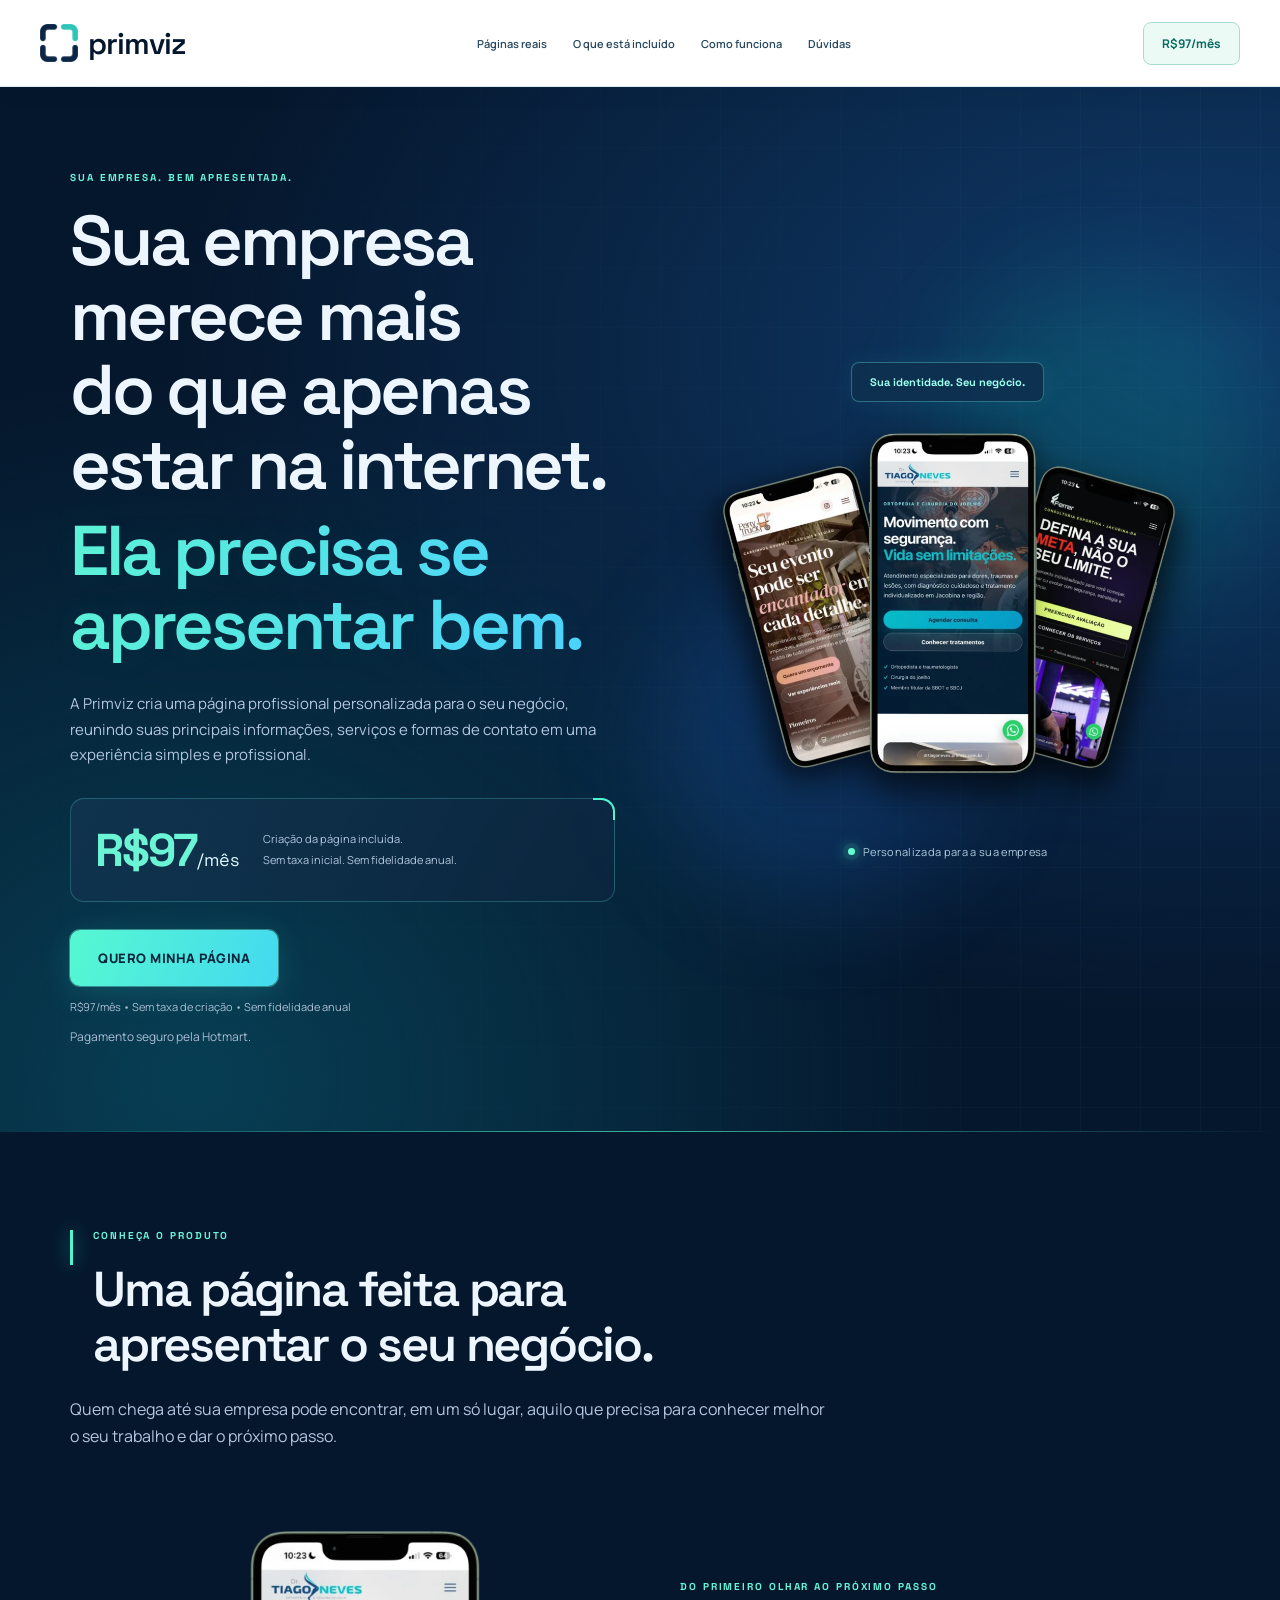
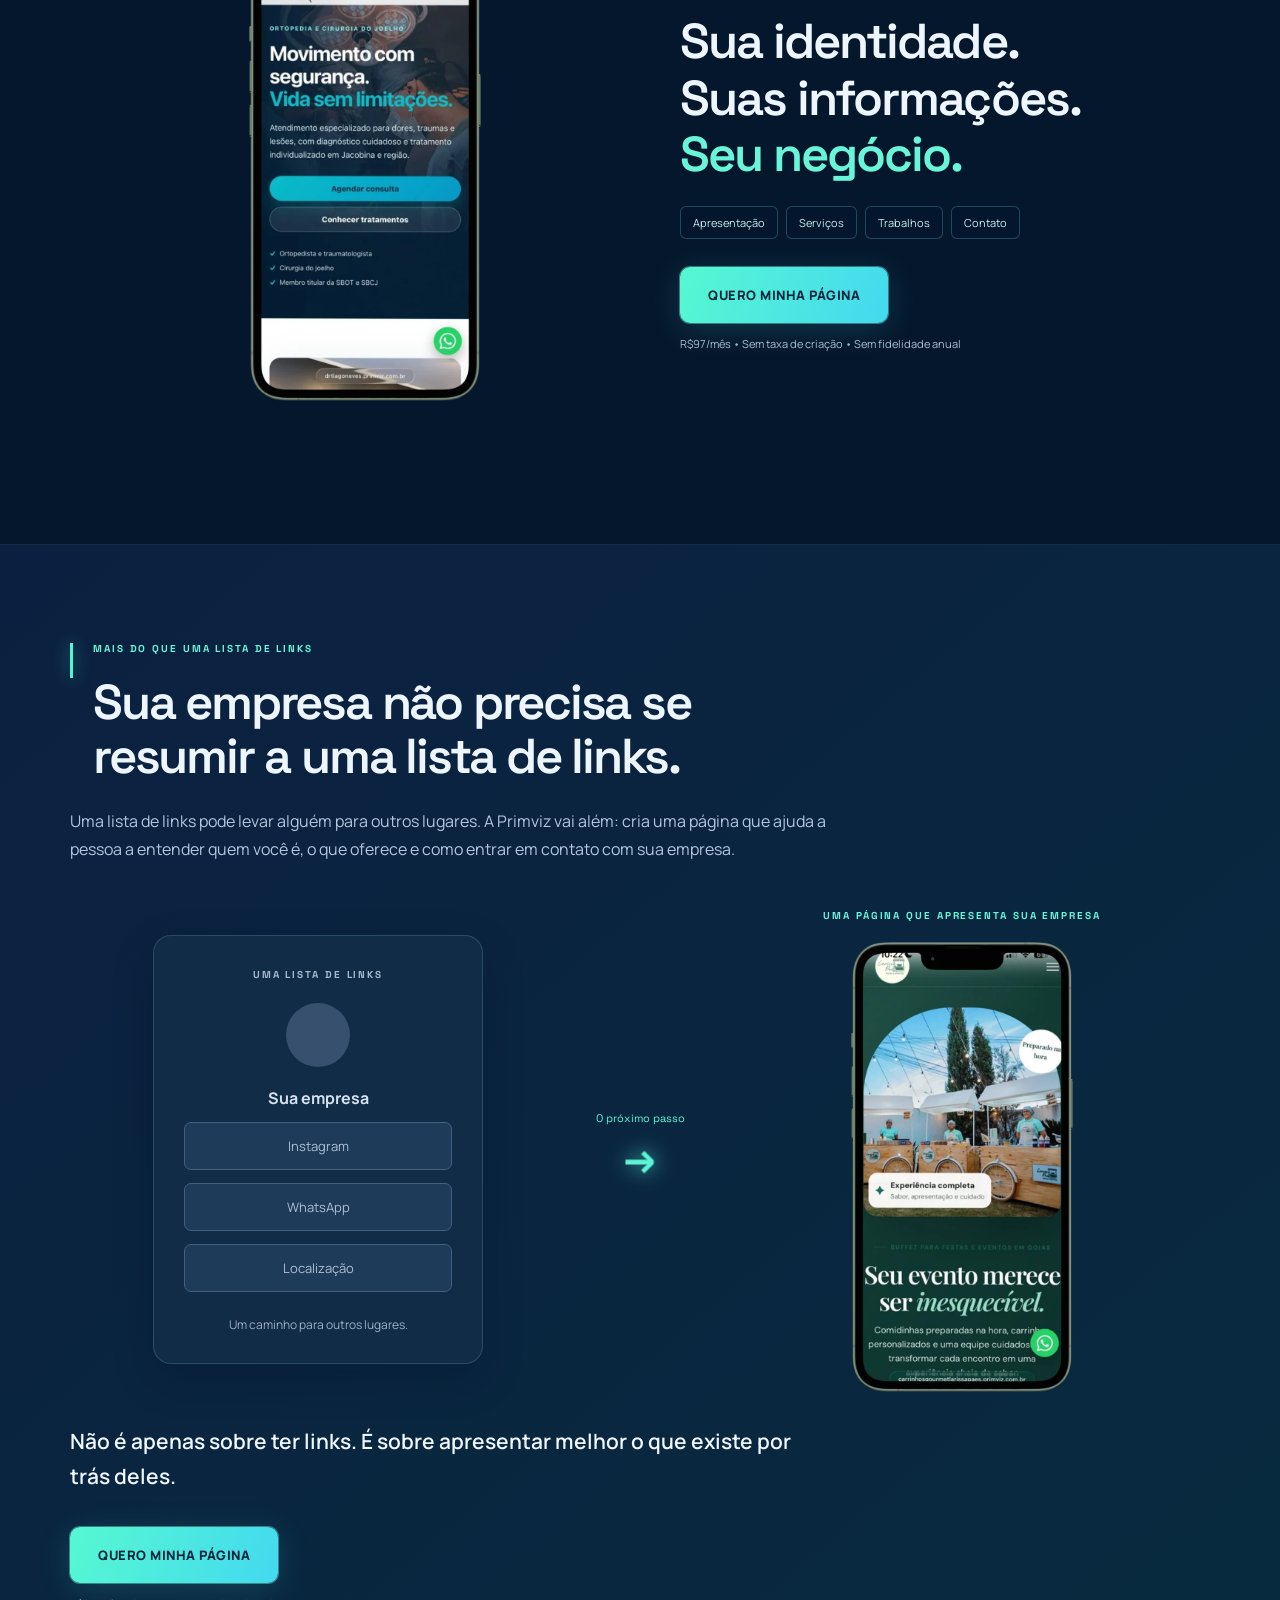
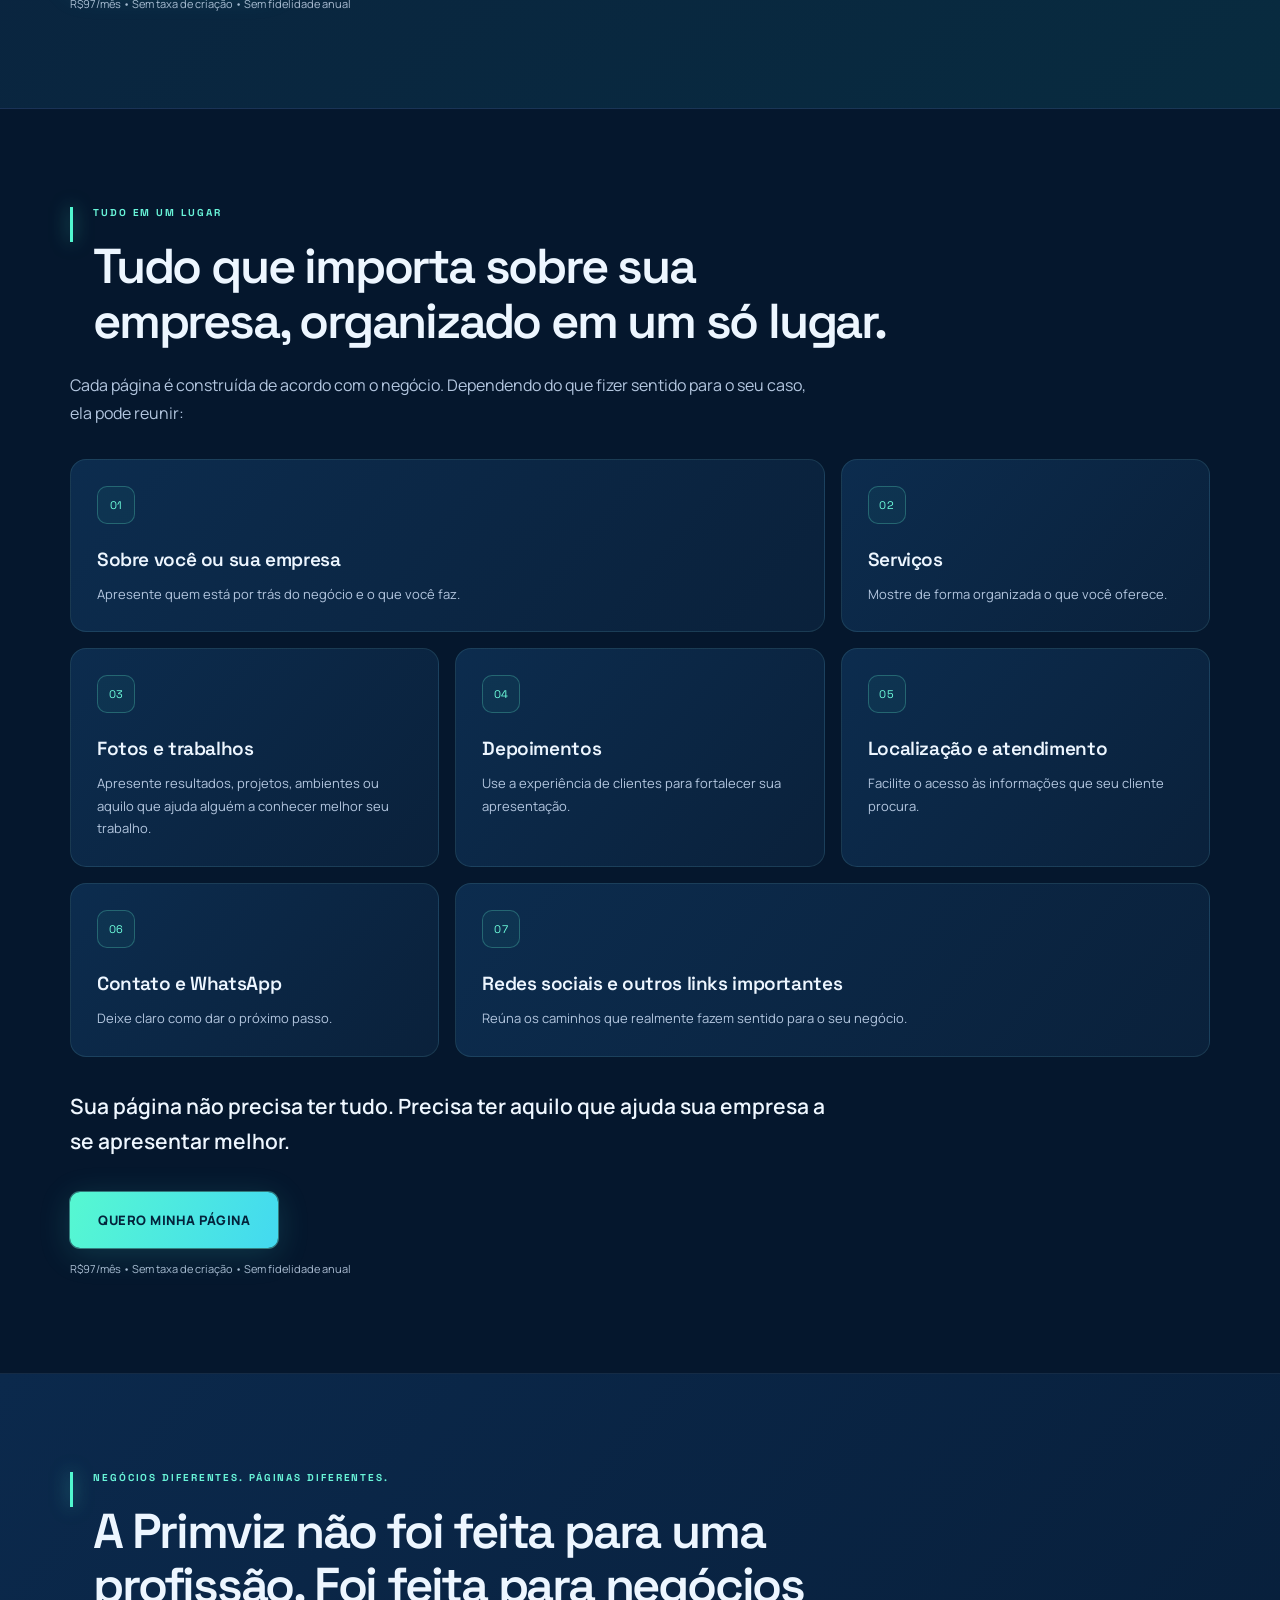
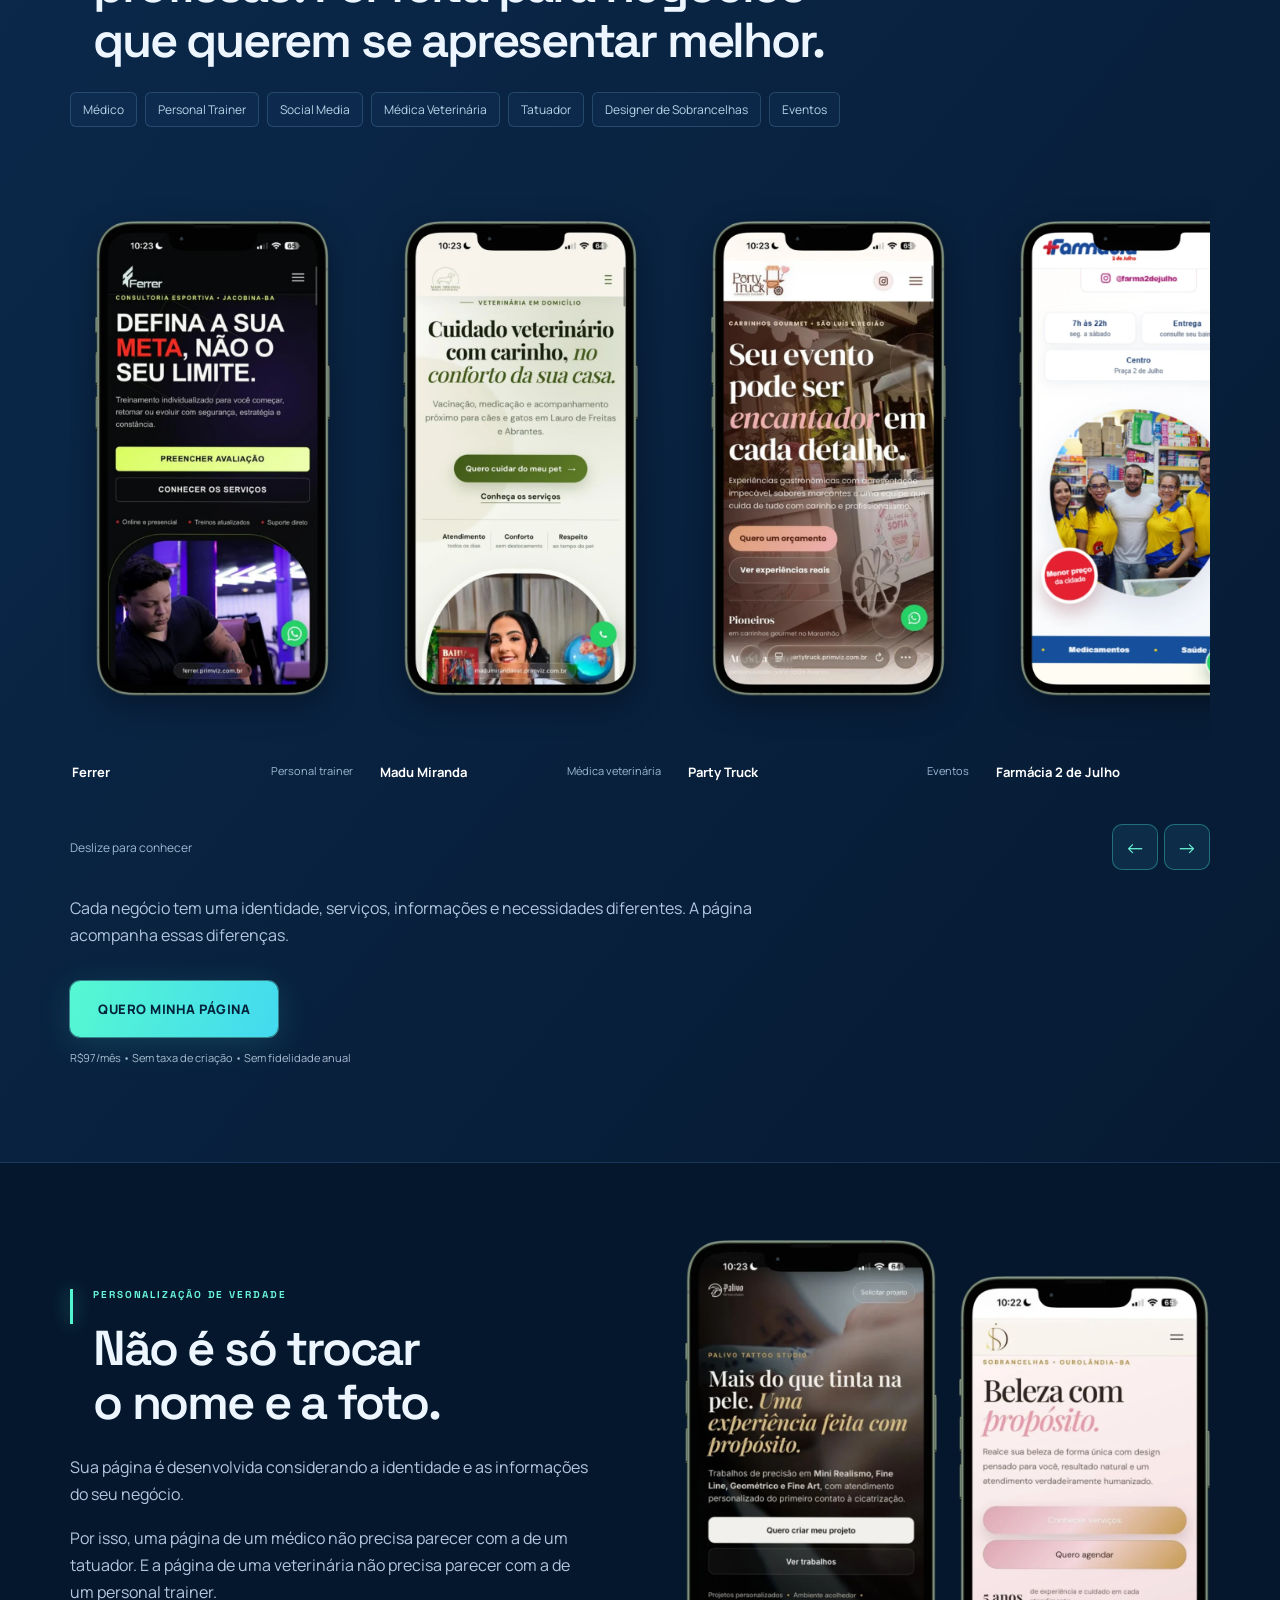
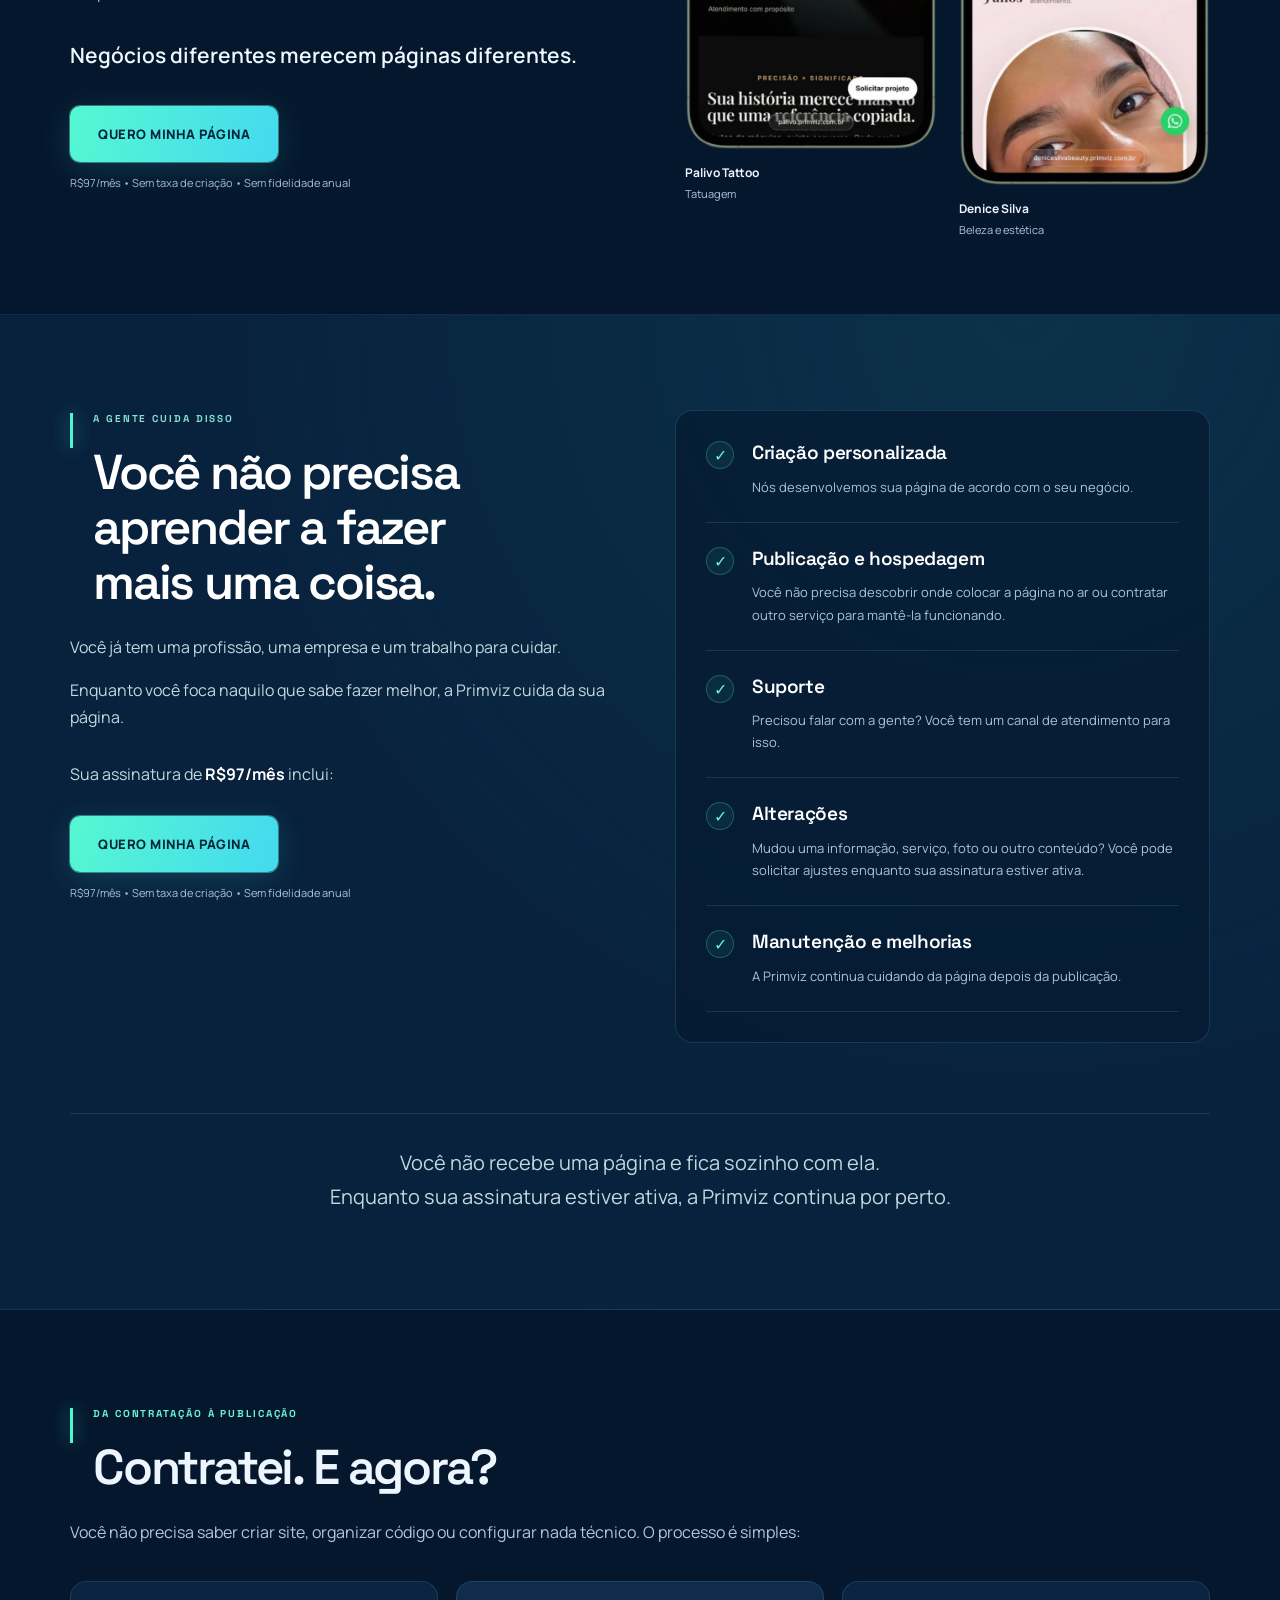
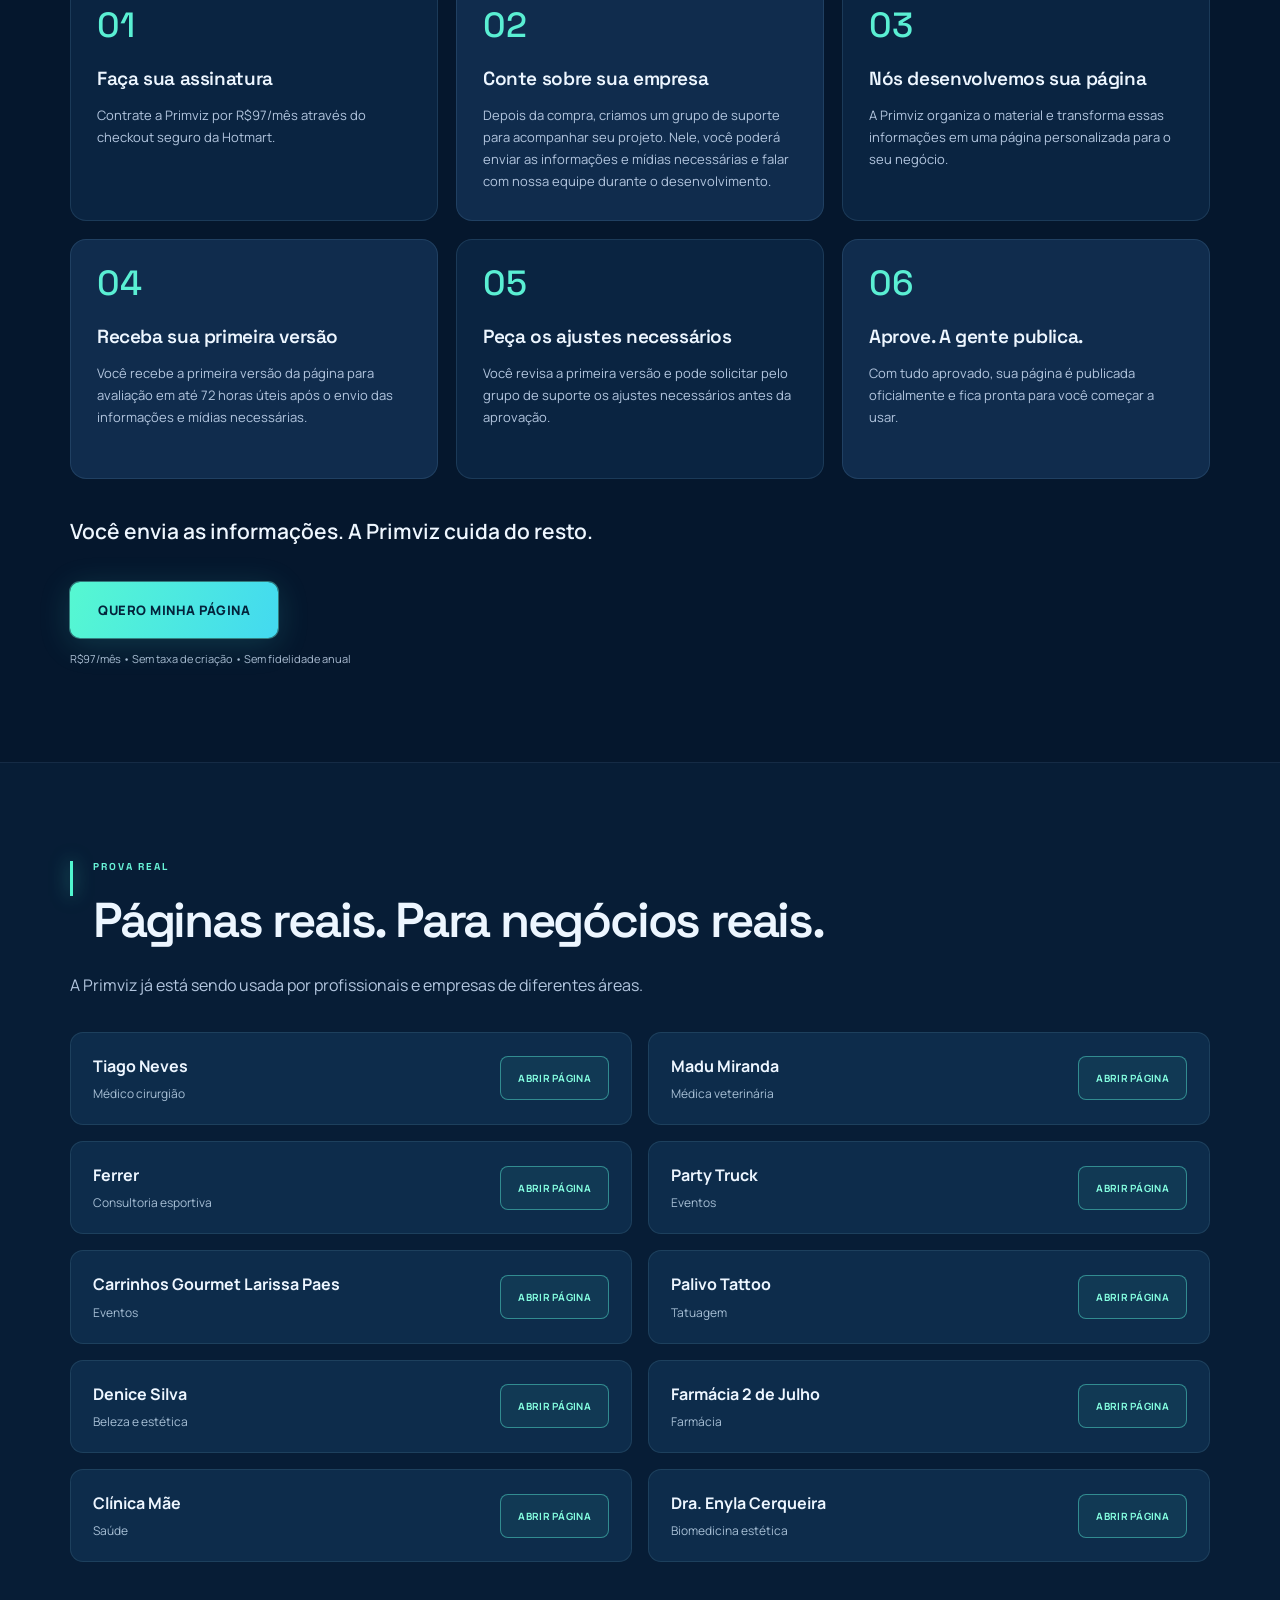
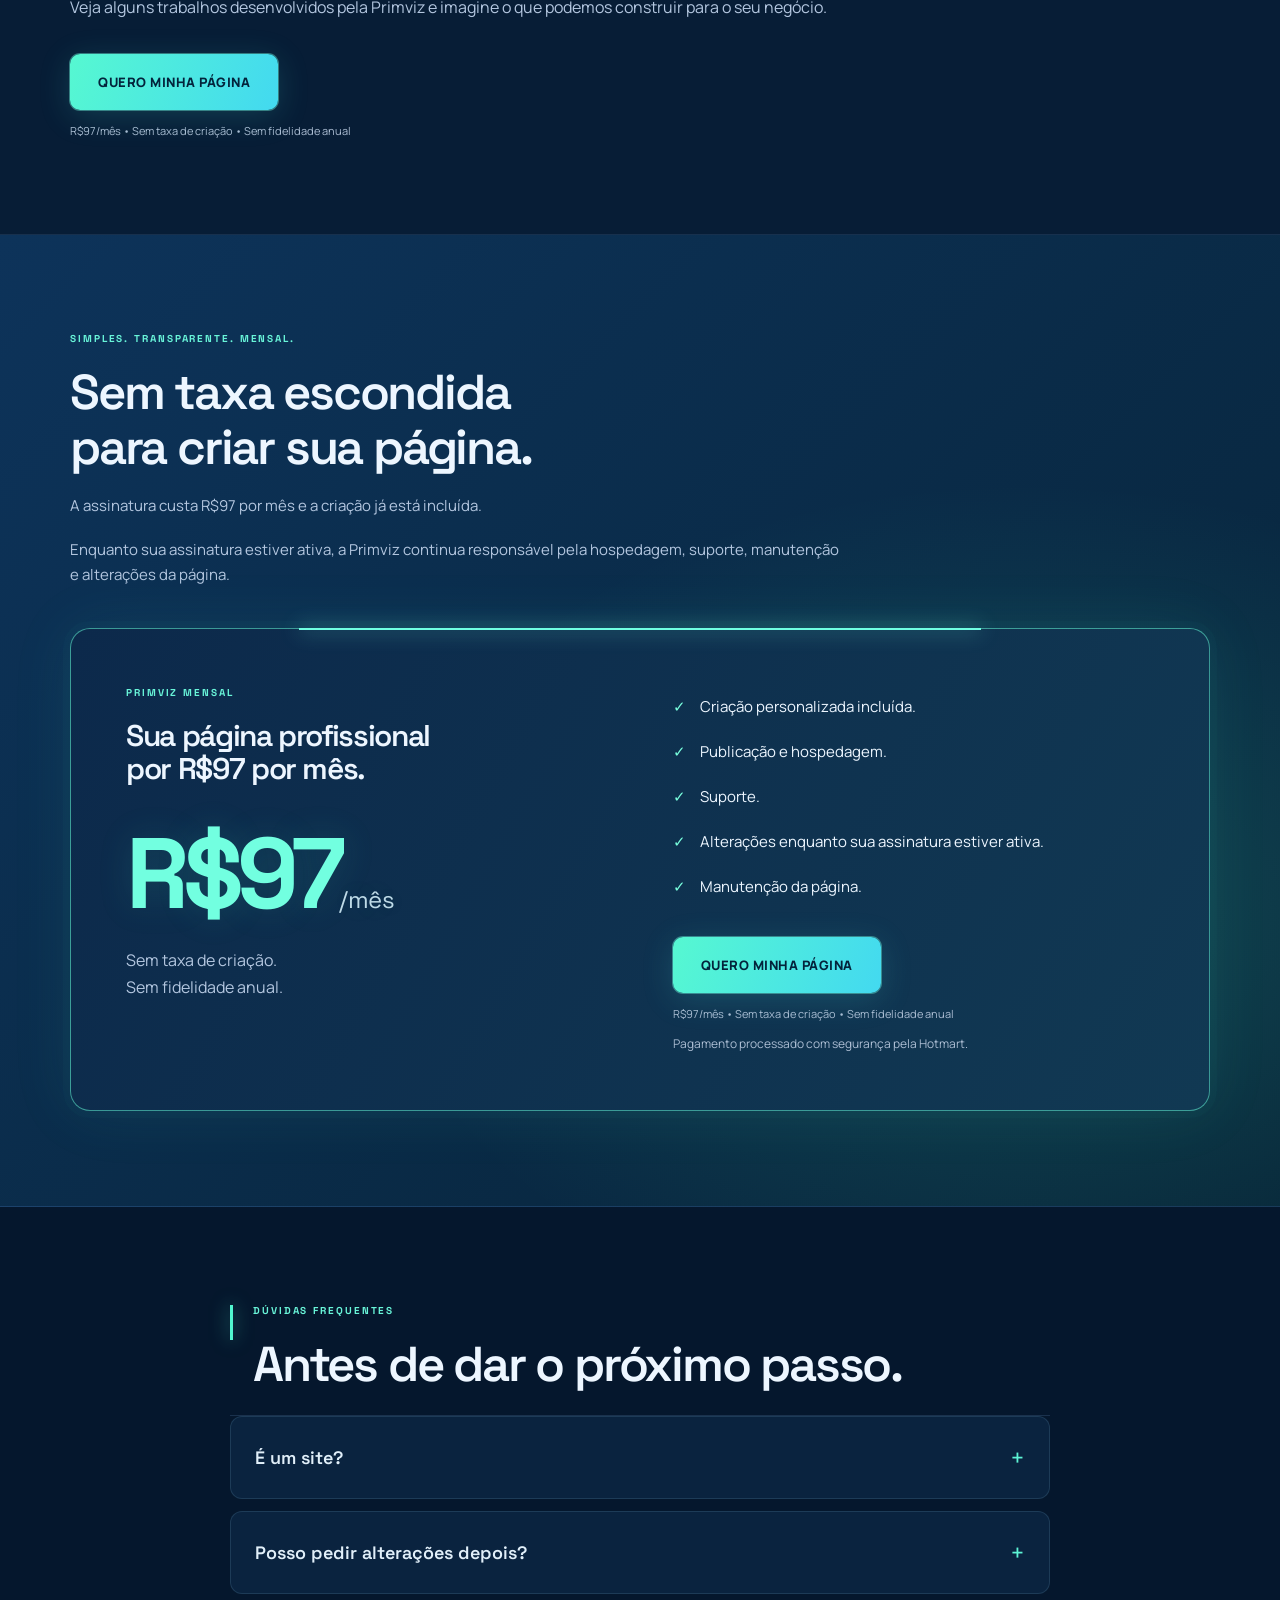
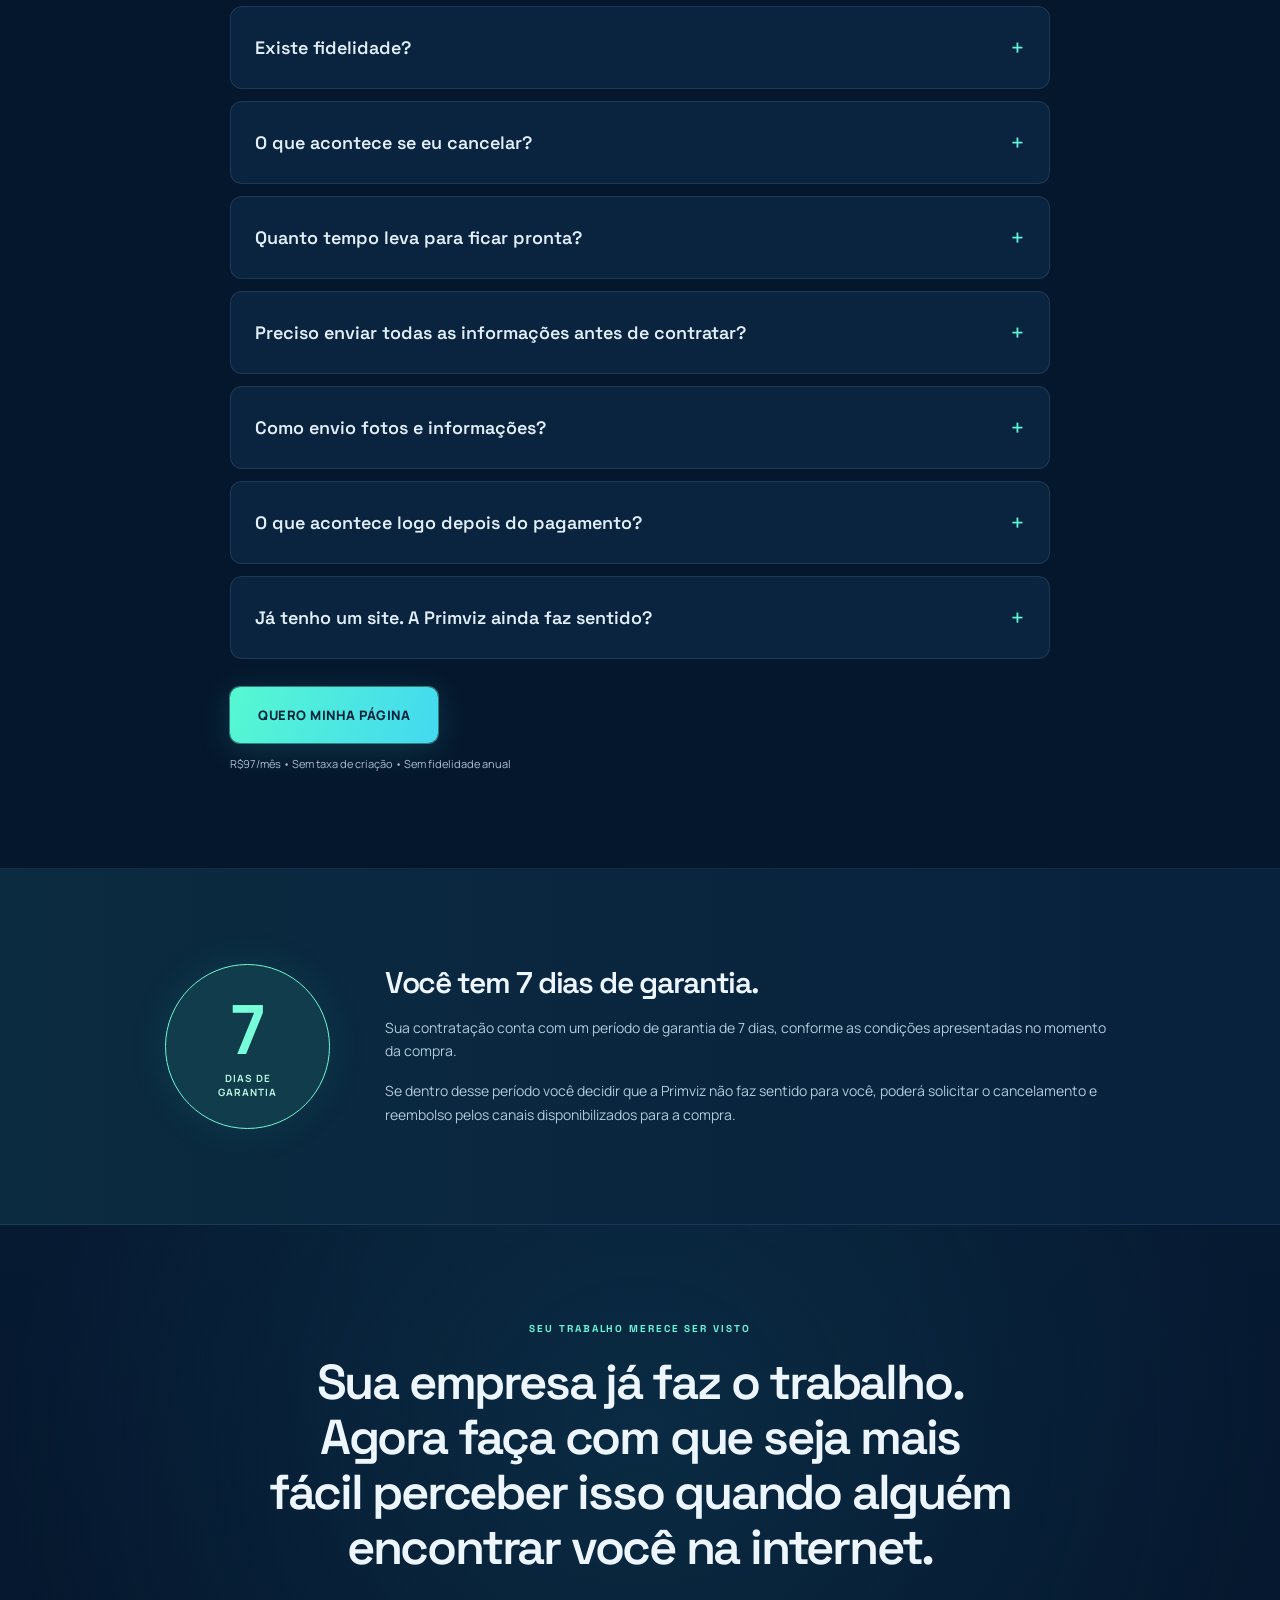
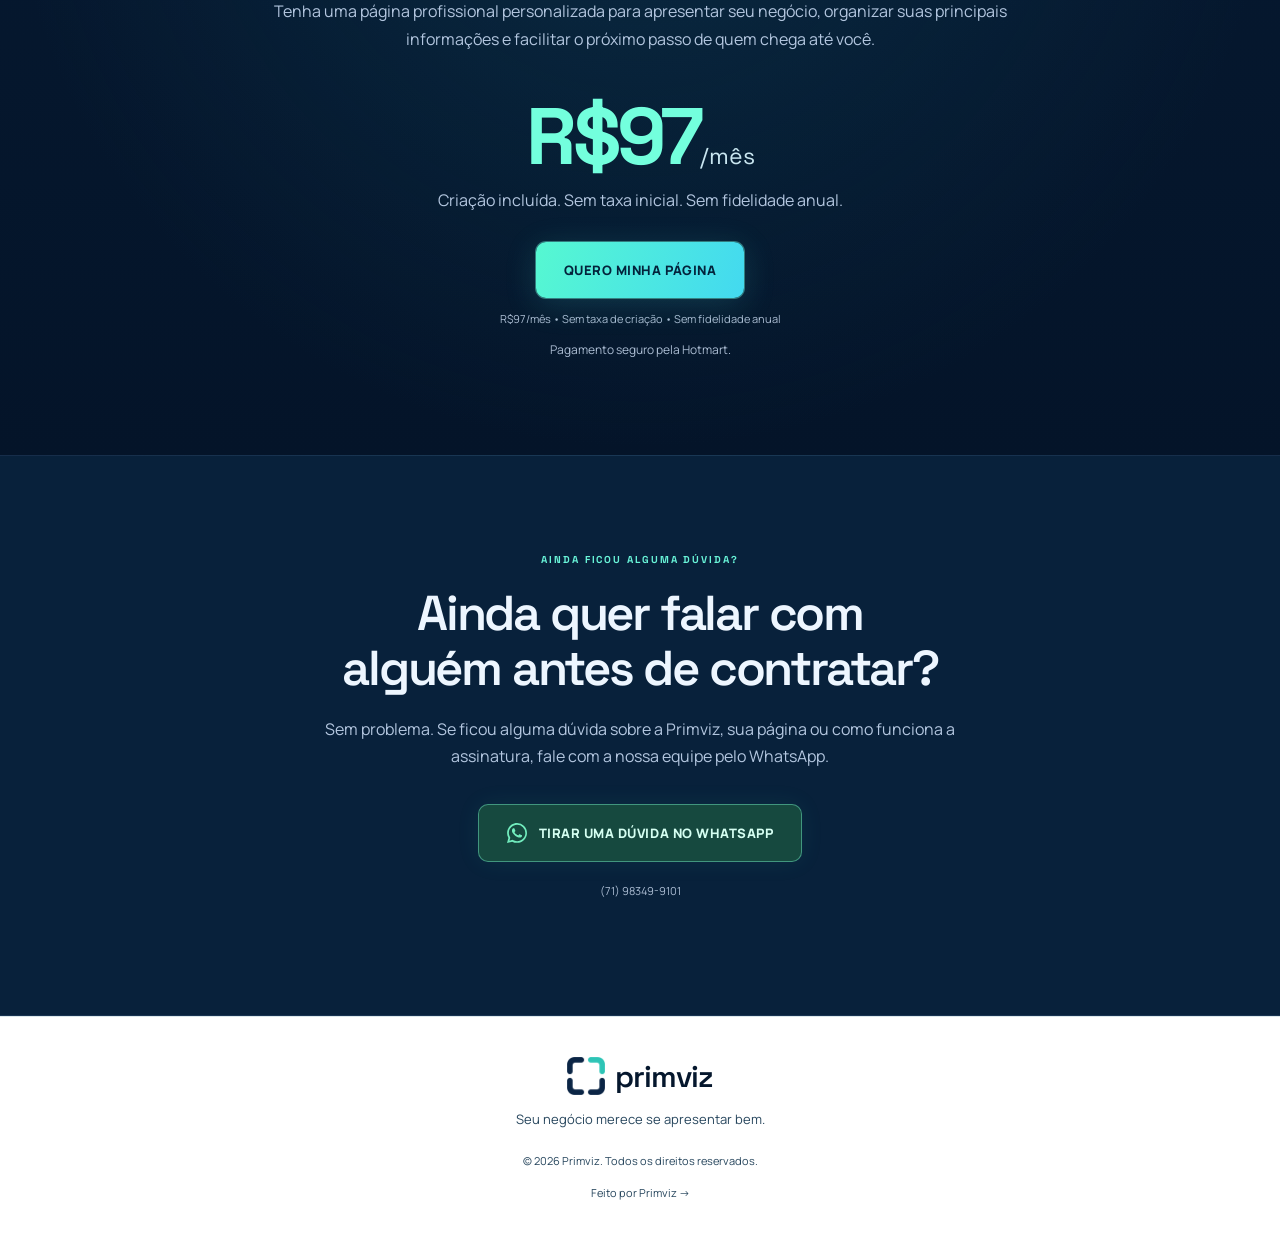
<file: index.html>
<!doctype html><html lang="pt-BR"><head><meta charset="utf-8"><meta name="viewport" content="width=device-width,initial-scale=1"><meta name="theme-color" content="#05172d"><title>Primviz | Sua página profissional por R$97/mês</title><meta name="description" content="Uma página personalizada para apresentar seu negócio. Criação, hospedagem, suporte e alterações por R$97/mês. Sem taxa inicial e sem fidelidade anual."><meta property="og:title" content="Sua empresa merece se apresentar bem | Primviz"><meta property="og:description" content="Página profissional personalizada por R$97/mês. Criação incluída, sem taxa inicial e sem fidelidade anual."><meta property="og:type" content="website"><meta property="og:locale" content="pt_BR"><link rel="canonical" href="https://primviz.com.br/"><meta property="og:url" content="https://primviz.com.br/"><meta name="twitter:card" content="summary"><link rel="icon" href="favicon.png"><link rel="preconnect" href="https://fonts.googleapis.com"><link rel="preconnect" href="https://fonts.gstatic.com" crossorigin><link href="https://fonts.googleapis.com/css2?family=Manrope:wght@400;500;600;700;800&family=Space+Grotesk:wght@400;500;600;700&display=swap" rel="stylesheet"><link rel="stylesheet" href="assets/style.css"><link rel="stylesheet" href="assets/neon.css"><script src="assets/script.js" defer></script>
<!-- Meta Pixel -->
<script>!function(f,b,e,v,n,t,s){if(f.fbq)return;n=f.fbq=function(){n.callMethod?n.callMethod.apply(n,arguments):n.queue.push(arguments)};if(!f._fbq)f._fbq=n;n.push=n;n.loaded=!0;n.version='2.0';n.queue=[];t=b.createElement(e);t.async=!0;t.src=v;s=b.getElementsByTagName(e)[0];s.parentNode.insertBefore(t,s)}(window,document,'script','https://connect.facebook.net/en_US/fbevents.js');fbq('init','1395824749322064');fbq('track','PageView');</script>
<!-- Google Analytics -->
<script async src="https://www.googletagmanager.com/gtag/js?id=G-XXPLRF9T9N"></script><script>window.dataLayer=window.dataLayer||[];function gtag(){dataLayer.push(arguments);}gtag('js',new Date());gtag('config','G-XXPLRF9T9N');</script>
<script type="application/ld+json">{"@context": "https://schema.org", "@type": "Service", "name": "Primviz Mensal", "serviceType": "Criação e manutenção de página profissional personalizada", "provider": {"@type": "Organization", "name": "Primviz"}, "offers": {"@type": "Offer", "price": "97", "priceCurrency": "BRL", "url": "https://pay.hotmart.com/E107558886P", "description": "Assinatura mensal. Criação incluída e sem fidelidade anual."}}</script></head><body><noscript><img height="1" width="1" style="display:none" src="https://www.facebook.com/tr?id=1395824749322064&amp;ev=PageView&amp;noscript=1" alt=""></noscript><a class="skip" href="#conteudo">Ir para o conteúdo</a><header><div class="nav-wrap"><a class="brand" href="#inicio" aria-label="Primviz, início"><img src="assets/images/marca.png" width="160" height="160" alt=""><span>primviz</span></a><button id="menu-toggle" aria-expanded="false" aria-controls="navigation" aria-label="Abrir menu"><span></span><span></span></button><nav id="navigation" aria-label="Menu principal"><a href="#paginas">Páginas reais</a><a href="#incluido">O que está incluído</a><a href="#como-funciona">Como funciona</a><a href="#duvidas">Dúvidas</a></nav><a class="nav-cta" href="#oferta">R$97/mês</a></div></header><main id="conteudo"><section class="hero" id="inicio"><div class="hero-glow" aria-hidden="true"></div><div class="container hero-grid"><div class="hero-copy"><span class="eyebrow">SUA EMPRESA. BEM APRESENTADA.</span><h1>Sua empresa merece mais do que apenas estar na internet. <span>Ela precisa se apresentar bem.</span></h1><p class="lead">A Primviz cria uma página profissional personalizada para o seu negócio, reunindo suas principais informações, serviços e formas de contato em uma experiência simples e profissional.</p><div class="hero-price"><span class="price-corner" aria-hidden="true"></span><strong>R$97<span>/mês</span></strong><p>Criação da página incluída.<br>Sem taxa inicial. Sem fidelidade anual.</p></div><div class="conversion"><a class="button checkout" href="https://pay.hotmart.com/E107558886P" target="_blank" rel="noopener noreferrer" data-product="Primviz Mensal" data-position="hero">QUERO MINHA PÁGINA</a><p class="micro">R$97/mês • Sem taxa de criação • Sem fidelidade anual</p></div><p class="secure">Pagamento seguro pela Hotmart.</p></div><div class="hero-visual"><div class="tech-frame" aria-hidden="true"><i></i><i></i><i></i><i></i><svg class="tech-orbits" viewBox="0 0 600 600"><circle cx="300" cy="300" r="260"/><ellipse cx="300" cy="300" rx="270" ry="120"/><ellipse cx="300" cy="300" rx="120" ry="270"/><path d="M20 300h560M300 20v560"/></svg><div class="scanner"></div></div><div class="orbit orbit-one" aria-hidden="true"></div><div class="orbit orbit-two" aria-hidden="true"></div><span class="floating-note">Sua identidade. Seu negócio.</span><img class="hero-product" src="assets/images/paginas.webp" width="1000" height="783" fetchpriority="high" alt="Três páginas reais Primviz: Party Truck, Tiago Neves e Ferrer"><div class="visual-footer"><span class="live-dot"></span>Personalizada para a sua empresa</div></div></div></section>
<section class="section" id="produto"><div class="container"><div class="section-head"><span class="eyebrow">CONHEÇA O PRODUTO</span><h2>Uma página feita para apresentar o seu negócio.</h2></div><p class="intro">Quem chega até sua empresa pode encontrar, em um só lugar, aquilo que precisa para conhecer melhor o seu trabalho e dar o próximo passo.</p><div class="product-showcase"><div class="showcase-mesh" aria-hidden="true"></div><div class="preview-link"><img id="projeto-tiago" src="assets/images/tiago.webp" width="600" height="1214" loading="lazy" alt="Página real do médico Tiago Neves"></div><div><span class="eyebrow">DO PRIMEIRO OLHAR AO PRÓXIMO PASSO</span><h3>Sua identidade.<br>Suas informações.<br><span>Seu negócio.</span></h3><div class="product-labels"><span>Apresentação</span><span>Serviços</span><span>Trabalhos</span><span>Contato</span></div><div class="conversion"><a class="button checkout" href="https://pay.hotmart.com/E107558886P" target="_blank" rel="noopener noreferrer" data-product="Primviz Mensal" data-position="produto">QUERO MINHA PÁGINA</a><p class="micro">R$97/mês • Sem taxa de criação • Sem fidelidade anual</p></div></div></div></div></section>
<section class="section comparison-section"><div class="container"><div class="section-head"><span class="eyebrow">MAIS DO QUE UMA LISTA DE LINKS</span><h2>Sua empresa não precisa se resumir a uma lista de links.</h2></div><p class="intro">Uma lista de links pode levar alguém para outros lugares. A Primviz vai além: cria uma página que ajuda a pessoa a entender quem você é, o que oferece e como entrar em contato com sua empresa.</p><div class="comparison"><div class="generic-links"><span class="eyebrow">UMA LISTA DE LINKS</span><div class="avatar" aria-hidden="true"></div><strong>Sua empresa</strong><div class="sample-link">Instagram</div><div class="sample-link">WhatsApp</div><div class="sample-link">Localização</div><small>Um caminho para outros lugares.</small></div><div class="compare-transition"><span>O próximo passo</span><b aria-hidden="true">↓</b></div><div class="real-page"><span class="eyebrow">UMA PÁGINA QUE APRESENTA SUA EMPRESA</span><div class="preview-link"><img id="projeto-carrinhos" src="assets/images/carrinhos.webp" width="600" height="1214" loading="lazy" alt="Página personalizada da Carrinhos Gourmet Larissa Paes"></div></div></div><p class="statement">Não é apenas sobre ter links. É sobre apresentar melhor o que existe por trás deles.</p><div class="conversion"><a class="button checkout" href="https://pay.hotmart.com/E107558886P" target="_blank" rel="noopener noreferrer" data-product="Primviz Mensal" data-position="comparacao">QUERO MINHA PÁGINA</a><p class="micro">R$97/mês • Sem taxa de criação • Sem fidelidade anual</p></div></div></section>
<section class="section"><div class="container"><div class="section-head"><span class="eyebrow">TUDO EM UM LUGAR</span><h2>Tudo que importa sobre sua empresa, organizado em um só lugar.</h2></div><p class="intro">Cada página é construída de acordo com o negócio. Dependendo do que fizer sentido para o seu caso, ela pode reunir:</p><div class="features"><article class="feature"><span>01</span><div><h3>Sobre você ou sua empresa</h3><p>Apresente quem está por trás do negócio e o que você faz.</p></div></article><article class="feature"><span>02</span><div><h3>Serviços</h3><p>Mostre de forma organizada o que você oferece.</p></div></article><article class="feature"><span>03</span><div><h3>Fotos e trabalhos</h3><p>Apresente resultados, projetos, ambientes ou aquilo que ajuda alguém a conhecer melhor seu trabalho.</p></div></article><article class="feature"><span>04</span><div><h3>Depoimentos</h3><p>Use a experiência de clientes para fortalecer sua apresentação.</p></div></article><article class="feature"><span>05</span><div><h3>Localização e atendimento</h3><p>Facilite o acesso às informações que seu cliente procura.</p></div></article><article class="feature"><span>06</span><div><h3>Contato e WhatsApp</h3><p>Deixe claro como dar o próximo passo.</p></div></article><article class="feature"><span>07</span><div><h3>Redes sociais e outros links importantes</h3><p>Reúna os caminhos que realmente fazem sentido para o seu negócio.</p></div></article></div><p class="statement">Sua página não precisa ter tudo. Precisa ter aquilo que ajuda sua empresa a se apresentar melhor.</p><div class="conversion"><a class="button checkout" href="https://pay.hotmart.com/E107558886P" target="_blank" rel="noopener noreferrer" data-product="Primviz Mensal" data-position="informacoes">QUERO MINHA PÁGINA</a><p class="micro">R$97/mês • Sem taxa de criação • Sem fidelidade anual</p></div></div></section>
<section class="section tinted" id="paginas"><div class="container"><div class="section-head"><span class="eyebrow">NEGÓCIOS DIFERENTES. PÁGINAS DIFERENTES.</span><h2>A Primviz não foi feita para uma profissão. Foi feita para negócios que querem se apresentar melhor.</h2></div><div class="professions"><span>Médico</span><span>Personal Trainer</span><span>Social Media</span><span>Médica Veterinária</span><span>Tatuador</span><span>Designer de Sobrancelhas</span><span>Eventos</span></div><div class="gallery" id="profession-gallery" tabindex="0" aria-label="Páginas reais. Deslize para ver mais"><figure class="project"><div class="project-image"><div class="preview-link"><img id="projeto-ferrer" src="assets/images/ferrer.webp" width="600" height="1214" loading="lazy" alt="Página real de Ferrer, Personal trainer, apresentada em um celular"></div></div><figcaption><strong>Ferrer</strong><span>Personal trainer</span></figcaption></figure><figure class="project"><div class="project-image"><div class="preview-link"><img id="projeto-madu" src="assets/images/madu.webp" width="600" height="1214" loading="lazy" alt="Página real de Madu Miranda, Médica veterinária, apresentada em um celular"></div></div><figcaption><strong>Madu Miranda</strong><span>Médica veterinária</span></figcaption></figure><figure class="project"><div class="project-image"><div class="preview-link"><img id="projeto-party" src="assets/images/party.webp" width="600" height="1214" loading="lazy" alt="Página real de Party Truck, Eventos, apresentada em um celular"></div></div><figcaption><strong>Party Truck</strong><span>Eventos</span></figcaption></figure><figure class="project"><div class="project-image"><div class="preview-link"><img id="projeto-farmacia" src="assets/images/farmacia.webp" width="600" height="1214" loading="lazy" alt="Página real de Farmácia 2 de Julho, Farmácia, apresentada em um celular completo"></div></div><figcaption><strong>Farmácia 2 de Julho</strong><span>Farmácia</span></figcaption></figure><figure class="project"><div class="project-image"><div class="preview-link"><img id="projeto-clinica" src="assets/images/clinica.webp" width="600" height="1214" loading="lazy" alt="Página real de Clínica Mãe, Saúde, apresentada em um celular completo"></div></div><figcaption><strong>Clínica Mãe</strong><span>Saúde</span></figcaption></figure><figure class="project"><div class="project-image"><div class="preview-link"><img id="projeto-enyla" src="assets/images/enyla.webp" width="600" height="1214" loading="lazy" alt="Página real de Dra. Enyla Cerqueira, Biomedicina estética, apresentada em um celular completo"></div></div><figcaption><strong>Dra. Enyla Cerqueira</strong><span>Biomedicina estética</span></figcaption></figure></div><div class="gallery-controls"><span>Deslize para conhecer</span><div><button data-carousel="profession-gallery" data-direction="-1" aria-label="Página anterior">←</button><button data-carousel="profession-gallery" data-direction="1" aria-label="Próxima página">→</button></div></div><p class="intro">Cada negócio tem uma identidade, serviços, informações e necessidades diferentes. A página acompanha essas diferenças.</p><div class="conversion"><a class="button checkout" href="https://pay.hotmart.com/E107558886P" target="_blank" rel="noopener noreferrer" data-product="Primviz Mensal" data-position="profissoes">QUERO MINHA PÁGINA</a><p class="micro">R$97/mês • Sem taxa de criação • Sem fidelidade anual</p></div></div></section>
<section class="section"><div class="container personalization"><div><div class="section-head"><span class="eyebrow">PERSONALIZAÇÃO DE VERDADE</span><h2>Não é só trocar o nome e a foto.</h2></div><p>Sua página é desenvolvida considerando a identidade e as informações do seu negócio.</p><p>Por isso, uma página de um médico não precisa parecer com a de um tatuador. E a página de uma veterinária não precisa parecer com a de um personal trainer.</p><p class="statement">Negócios diferentes merecem páginas diferentes.</p><div class="conversion"><a class="button checkout" href="https://pay.hotmart.com/E107558886P" target="_blank" rel="noopener noreferrer" data-product="Primviz Mensal" data-position="personalizacao">QUERO MINHA PÁGINA</a><p class="micro">R$97/mês • Sem taxa de criação • Sem fidelidade anual</p></div></div><div class="identity-duo"><figure><div class="preview-link"><img id="projeto-palivo" src="assets/images/palivo.webp" width="600" height="1214" loading="lazy" alt="Página real Palivo Tattoo, com identidade preta e dourada"></div><figcaption>Palivo Tattoo <span>Tatuagem</span></figcaption></figure><figure><div class="preview-link"><img id="projeto-denice" src="assets/images/denice.webp" width="600" height="1214" loading="lazy" alt="Página real Denice Silva, com identidade clara, rosa e dourada"></div><figcaption>Denice Silva <span>Beleza e estética</span></figcaption></figure></div></div></section>
<section class="section dark" id="incluido"><div class="container included-grid"><div><div class="section-head"><span class="eyebrow">A GENTE CUIDA DISSO</span><h2>Você não precisa aprender a fazer mais uma coisa.</h2></div><p>Você já tem uma profissão, uma empresa e um trabalho para cuidar.</p><p>Enquanto você foca naquilo que sabe fazer melhor, a Primviz cuida da sua página.</p><p class="included-price">Sua assinatura de <strong>R$97/mês</strong> inclui:</p><div class="conversion"><a class="button checkout" href="https://pay.hotmart.com/E107558886P" target="_blank" rel="noopener noreferrer" data-product="Primviz Mensal" data-position="incluido">QUERO MINHA PÁGINA</a><p class="micro">R$97/mês • Sem taxa de criação • Sem fidelidade anual</p></div></div><div class="included-list"><article><span class="check" aria-hidden="true">✓</span><div><h3>Criação personalizada</h3><p>Nós desenvolvemos sua página de acordo com o seu negócio.</p></div></article><article><span class="check" aria-hidden="true">✓</span><div><h3>Publicação e hospedagem</h3><p>Você não precisa descobrir onde colocar a página no ar ou contratar outro serviço para mantê-la funcionando.</p></div></article><article><span class="check" aria-hidden="true">✓</span><div><h3>Suporte</h3><p>Precisou falar com a gente? Você tem um canal de atendimento para isso.</p></div></article><article><span class="check" aria-hidden="true">✓</span><div><h3>Alterações</h3><p>Mudou uma informação, serviço, foto ou outro conteúdo? Você pode solicitar ajustes enquanto sua assinatura estiver ativa.</p></div></article><article><span class="check" aria-hidden="true">✓</span><div><h3>Manutenção e melhorias</h3><p>A Primviz continua cuidando da página depois da publicação.</p></div></article></div><p class="included-ending">Você não recebe uma página e fica sozinho com ela.<br>Enquanto sua assinatura estiver ativa, a Primviz continua por perto.</p></div></section><section class="section" id="como-funciona"><div class="container"><div class="section-head"><span class="eyebrow">DA CONTRATAÇÃO À PUBLICAÇÃO</span><h2>Contratei. E agora?</h2></div><p class="intro">Você não precisa saber criar site, organizar código ou configurar nada técnico. O processo é simples:</p><ol class="steps"><li><span class="step-number">01</span><div><h3>Faça sua assinatura</h3><p>Contrate a Primviz por R$97/mês através do checkout seguro da Hotmart.</p></div></li><li><span class="step-number">02</span><div><h3>Conte sobre sua empresa</h3><p>Depois da compra, criamos um grupo de suporte para acompanhar seu projeto. Nele, você poderá enviar as informações e mídias necessárias e falar com nossa equipe durante o desenvolvimento.</p></div></li><li><span class="step-number">03</span><div><h3>Nós desenvolvemos sua página</h3><p>A Primviz organiza o material e transforma essas informações em uma página personalizada para o seu negócio.</p></div></li><li><span class="step-number">04</span><div><h3>Receba sua primeira versão</h3><p>Você recebe a primeira versão da página para avaliação em até 72 horas úteis após o envio das informações e mídias necessárias.</p></div></li><li><span class="step-number">05</span><div><h3>Peça os ajustes necessários</h3><p>Você revisa a primeira versão e pode solicitar pelo grupo de suporte os ajustes necessários antes da aprovação.</p></div></li><li><span class="step-number">06</span><div><h3>Aprove. A gente publica.</h3><p>Com tudo aprovado, sua página é publicada oficialmente e fica pronta para você começar a usar.</p></div></li></ol><p class="statement">Você envia as informações. A Primviz cuida do resto.</p><div class="conversion"><a class="button checkout" href="https://pay.hotmart.com/E107558886P" target="_blank" rel="noopener noreferrer" data-product="Primviz Mensal" data-position="processo">QUERO MINHA PÁGINA</a><p class="micro">R$97/mês • Sem taxa de criação • Sem fidelidade anual</p></div></div></section>
<section class="section proof"><div class="container"><div class="section-head"><span class="eyebrow">PROVA REAL</span><h2>Páginas reais. Para negócios reais.</h2></div><p class="intro">A Primviz já está sendo usada por profissionais e empresas de diferentes áreas.</p><div class="project-directory"><a href="https://drtiagoneves.primviz.com.br/" target="_blank" rel="noopener noreferrer"><span><strong>Tiago Neves</strong><small>Médico cirurgião</small></span><span class="directory-action">ABRIR PÁGINA</span></a><a href="https://madumirandavet.primviz.com.br/" target="_blank" rel="noopener noreferrer"><span><strong>Madu Miranda</strong><small>Médica veterinária</small></span><span class="directory-action">ABRIR PÁGINA</span></a><a href="https://ferrer.primviz.com.br/" target="_blank" rel="noopener noreferrer"><span><strong>Ferrer</strong><small>Consultoria esportiva</small></span><span class="directory-action">ABRIR PÁGINA</span></a><a href="https://partytruck.primviz.com.br/" target="_blank" rel="noopener noreferrer"><span><strong>Party Truck</strong><small>Eventos</small></span><span class="directory-action">ABRIR PÁGINA</span></a><a href="https://carrinhosgourmetlarissapaes.primviz.com.br/" target="_blank" rel="noopener noreferrer"><span><strong>Carrinhos Gourmet Larissa Paes</strong><small>Eventos</small></span><span class="directory-action">ABRIR PÁGINA</span></a><a href="https://palivo.primviz.com.br/" target="_blank" rel="noopener noreferrer"><span><strong>Palivo Tattoo</strong><small>Tatuagem</small></span><span class="directory-action">ABRIR PÁGINA</span></a><a href="https://denicesilvabeauty.primviz.com.br/" target="_blank" rel="noopener noreferrer"><span><strong>Denice Silva</strong><small>Beleza e estética</small></span><span class="directory-action">ABRIR PÁGINA</span></a><a href="https://farmacia2dejulho.primviz.com.br/" target="_blank" rel="noopener noreferrer"><span><strong>Farmácia 2 de Julho</strong><small>Farmácia</small></span><span class="directory-action">ABRIR PÁGINA</span></a><a href="https://clinicamae.primviz.com.br/" target="_blank" rel="noopener noreferrer"><span><strong>Clínica Mãe</strong><small>Saúde</small></span><span class="directory-action">ABRIR PÁGINA</span></a><a href="https://www.draenylacerqueira.primviz.com.br/" target="_blank" rel="noopener noreferrer"><span><strong>Dra. Enyla Cerqueira</strong><small>Biomedicina estética</small></span><span class="directory-action">ABRIR PÁGINA</span></a></div><p class="intro">Veja alguns trabalhos desenvolvidos pela Primviz e imagine o que podemos construir para o seu negócio.</p><div class="conversion"><a class="button checkout" href="https://pay.hotmart.com/E107558886P" target="_blank" rel="noopener noreferrer" data-product="Primviz Mensal" data-position="portfolio">QUERO MINHA PÁGINA</a><p class="micro">R$97/mês • Sem taxa de criação • Sem fidelidade anual</p></div></div></section>
<section class="section offer-section" id="oferta"><div class="offer-aura" aria-hidden="true"></div><div class="container"><div class="transparency"><span class="eyebrow">SIMPLES. TRANSPARENTE. MENSAL.</span><h2>Sem taxa escondida para criar sua página.</h2><p>A assinatura custa R$97 por mês e a criação já está incluída.</p><p>Enquanto sua assinatura estiver ativa, a Primviz continua responsável pela hospedagem, suporte, manutenção e alterações da página.</p></div><div class="offer"><div class="offer-heading"><span class="eyebrow">PRIMVIZ MENSAL</span><h2>Sua página profissional por R$97 por mês.</h2><div class="offer-price">R$97<span>/mês</span></div><p>Sem taxa de criação.<br>Sem fidelidade anual.</p></div><div class="offer-details"><ul><li>Criação personalizada incluída.</li><li>Publicação e hospedagem.</li><li>Suporte.</li><li>Alterações enquanto sua assinatura estiver ativa.</li><li>Manutenção da página.</li></ul><div class="conversion"><a class="button checkout" href="https://pay.hotmart.com/E107558886P" target="_blank" rel="noopener noreferrer" data-product="Primviz Mensal" data-position="oferta">QUERO MINHA PÁGINA</a><p class="micro">R$97/mês • Sem taxa de criação • Sem fidelidade anual</p></div><p class="secure">Pagamento processado com segurança pela Hotmart.</p></div></div></div></section>
<section class="section" id="duvidas"><div class="container faq-container"><div class="section-head"><span class="eyebrow">DÚVIDAS FREQUENTES</span><h2>Antes de dar o próximo passo.</h2></div><div class="faq"><details><summary>É um site?<span aria-hidden="true">+</span></summary><div><p>A Primviz cria uma página profissional personalizada para apresentar sua empresa na internet.</p><p>Em vez de um site tradicional com várias páginas e menus, concentramos as informações mais importantes do negócio em uma experiência única, simples de navegar e fácil de compartilhar.</p></div></details><details><summary>Posso pedir alterações depois?<span aria-hidden="true">+</span></summary><div><p>Sim. Enquanto sua assinatura estiver ativa, você pode solicitar alterações nas informações e conteúdos da sua página através do nosso suporte.</p></div></details><details><summary>Existe fidelidade?<span aria-hidden="true">+</span></summary><div><p>Não. A assinatura é mensal e não possui fidelidade anual.</p></div></details><details><summary>O que acontece se eu cancelar?<span aria-hidden="true">+</span></summary><div><p>Sua página permanece disponível enquanto a assinatura estiver ativa.</p><p>Após o cancelamento e o encerramento do período contratado, a página deixa de ser mantida e publicada pela Primviz.</p><p>Os arquivos da página não são entregues para hospedagem externa.</p></div></details><details><summary>Quanto tempo leva para ficar pronta?<span aria-hidden="true">+</span></summary><div><p>Depois que recebermos as informações e mídias necessárias para desenvolver sua página, você recebe a primeira versão em até 72 horas úteis.</p></div></details><details><summary>Preciso enviar todas as informações antes de contratar?<span aria-hidden="true">+</span></summary><div><p>Não.</p><p>Depois da contratação, você recebe as orientações necessárias para nos enviar as informações e mídias utilizadas no desenvolvimento.</p></div></details><details><summary>Como envio fotos e informações?<span aria-hidden="true">+</span></summary><div><p>Depois da contratação, criamos um grupo de suporte específico para acompanhar seu projeto.</p><p>É por lá que você poderá enviar as mídias e informações necessárias e, posteriormente, solicitar alterações na sua página.</p></div></details><details><summary>O que acontece logo depois do pagamento?<span aria-hidden="true">+</span></summary><div><p>Você será direcionado para nossa página de boas-vindas, onde encontrará as orientações iniciais, acesso ao briefing e nosso canal de suporte.</p><p>Nossa equipe também entrará em contato em horário comercial para criar seu grupo de suporte e dar continuidade ao desenvolvimento.</p></div></details><details><summary>Já tenho um site. A Primviz ainda faz sentido?<span aria-hidden="true">+</span></summary><div><p>Pode fazer.</p><p>A Primviz não precisa necessariamente substituir toda a estrutura que você já possui.</p><p>Dependendo do seu objetivo, ela pode funcionar como uma página mais direta para apresentar informações importantes e facilitar o caminho até seus principais canais de contato.</p></div></details></div><div class="conversion"><a class="button checkout" href="https://pay.hotmart.com/E107558886P" target="_blank" rel="noopener noreferrer" data-product="Primviz Mensal" data-position="faq">QUERO MINHA PÁGINA</a><p class="micro">R$97/mês • Sem taxa de criação • Sem fidelidade anual</p></div></div></section>
<section class="section guarantee"><div class="container guarantee-inner"><div class="guarantee-badge"><strong>7</strong><span>DIAS DE GARANTIA</span></div><div><h2>Você tem 7 dias de garantia.</h2><p>Sua contratação conta com um período de garantia de 7 dias, conforme as condições apresentadas no momento da compra.</p><p>Se dentro desse período você decidir que a Primviz não faz sentido para você, poderá solicitar o cancelamento e reembolso pelos canais disponibilizados para a compra.</p></div></div></section>
<section class="section closing"><div class="container"><div class="section-head"><span class="eyebrow">SEU TRABALHO MERECE SER VISTO</span><h2>Sua empresa já faz o trabalho. Agora faça com que seja mais fácil perceber isso quando alguém encontrar você na internet.</h2></div><p class="intro">Tenha uma página profissional personalizada para apresentar seu negócio, organizar suas principais informações e facilitar o próximo passo de quem chega até você.</p><strong class="closing-price">R$97<span>/mês</span></strong><p>Criação incluída. Sem taxa inicial. Sem fidelidade anual.</p><div class="conversion"><a class="button checkout" href="https://pay.hotmart.com/E107558886P" target="_blank" rel="noopener noreferrer" data-product="Primviz Mensal" data-position="fechamento">QUERO MINHA PÁGINA</a><p class="micro">R$97/mês • Sem taxa de criação • Sem fidelidade anual</p></div><p class="secure">Pagamento seguro pela Hotmart.</p></div></section>
<section class="section doubt-block"><div class="container"><span class="eyebrow">AINDA FICOU ALGUMA DÚVIDA?</span><h2>Ainda quer falar com alguém antes de contratar?</h2><p>Sem problema. Se ficou alguma dúvida sobre a Primviz, sua página ou como funciona a assinatura, fale com a nossa equipe pelo WhatsApp.</p><a class="button whatsapp" href="https://wa.me/5571983499101?text=Ol%C3%A1%21%20Conheci%20a%20Primviz%20pela%20p%C3%A1gina%20de%20vendas%20e%20fiquei%20com%20uma%20d%C3%BAvida%20antes%20de%20contratar." target="_blank" rel="noopener noreferrer"><svg viewBox="0 0 24 24" aria-hidden="true"><path fill="currentColor" d="M20.52 3.48A11.91 11.91 0 0 0 12.05 0C5.46 0 .1 5.36.1 11.95c0 2.1.55 4.15 1.6 5.97L0 24l6.24-1.64a11.9 11.9 0 0 0 5.8 1.48h.01C18.64 23.84 24 18.48 24 11.9c0-3.18-1.24-6.17-3.48-8.42ZM12.05 21.8a9.86 9.86 0 0 1-5.02-1.37l-.36-.21-3.7.97.99-3.6-.24-.37a9.83 9.83 0 0 1-1.51-5.27c0-5.46 4.44-9.9 9.9-9.9a9.83 9.83 0 0 1 7 2.9 9.83 9.83 0 0 1 2.9 7c0 5.46-4.44 9.9-9.96 9.85Zm5.43-7.4c-.3-.15-1.76-.87-2.03-.97-.27-.1-.47-.15-.67.15-.2.3-.77.97-.94 1.16-.18.2-.35.22-.65.07-.3-.15-1.26-.46-2.4-1.49-.89-.8-1.5-1.77-1.68-2.07-.17-.3-.02-.46.13-.61.13-.13.3-.35.44-.52.15-.18.2-.3.3-.5.1-.2.05-.38-.03-.53-.07-.15-.67-1.61-.92-2.21-.24-.58-.49-.5-.67-.51h-.57c-.2 0-.52.07-.8.37-.27.3-1.03 1.01-1.03 2.47s1.06 2.86 1.21 3.06c.15.2 2.09 3.19 5.06 4.47.71.31 1.26.49 1.7.63.71.22 1.36.19 1.87.11.57-.08 1.76-.72 2.01-1.41.25-.7.25-1.3.18-1.42-.08-.13-.27-.2-.57-.35Z"/></svg>TIRAR UMA DÚVIDA NO WHATSAPP</a><p class="micro">(71) 98349-9101</p></div></section></main><footer><div class="container"><a class="brand" href="#inicio"><img src="assets/images/marca.png" width="160" height="160" alt=""><span>primviz</span></a><p>Seu negócio merece se apresentar bem.</p><p class="footer-small">© <span id="year">2026</span> Primviz. Todos os direitos reservados.</p><a class="credit" href="#inicio">Feito por Primviz <span>→</span></a></div></footer><div class="mobile-offer" aria-label="Assinatura Primviz"><span><strong>R$97</strong>/mês</span><a class="button checkout" href="https://pay.hotmart.com/E107558886P" target="_blank" rel="noopener noreferrer" data-product="Primviz Mensal" data-position="fixo-mobile">QUERO MINHA PÁGINA</a></div></body></html>
</file>
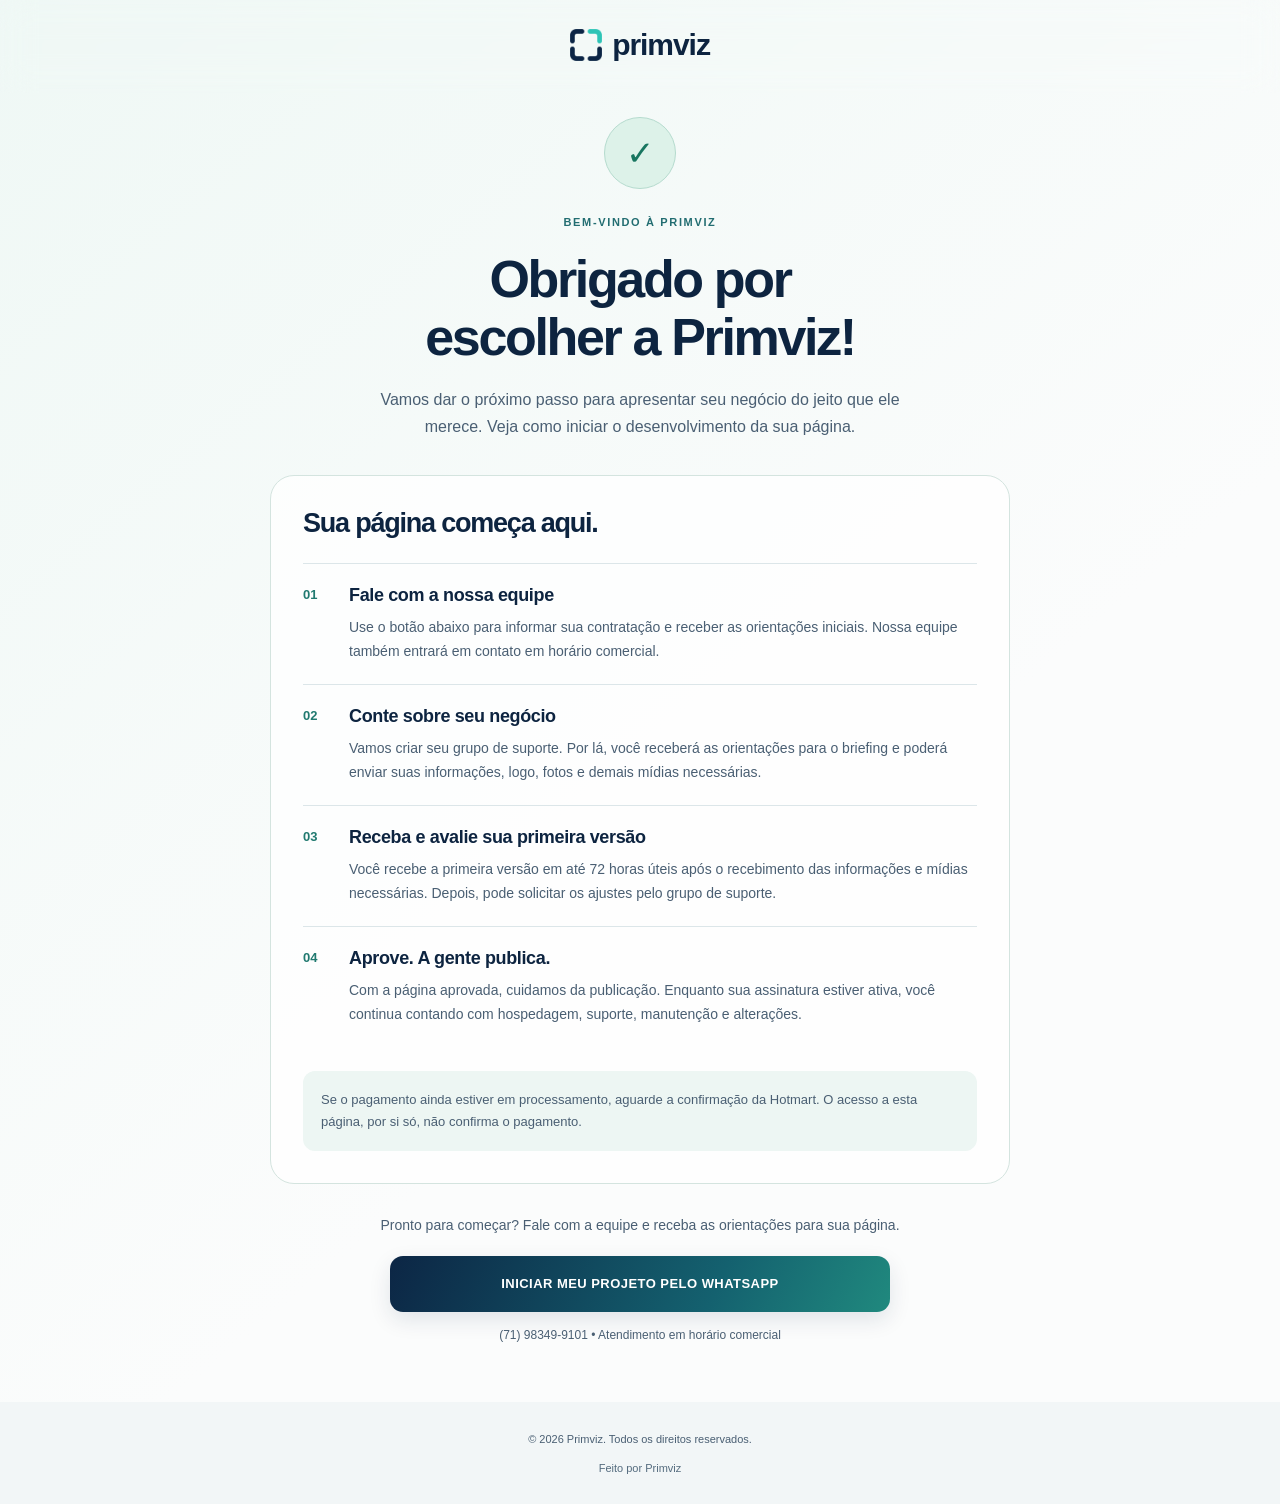
<file: obrigado/index.html>
<!doctype html><html lang="pt-BR"><head><meta charset="utf-8"><meta name="viewport" content="width=device-width,initial-scale=1"><meta name="theme-color" content="#0c2645"><title>Obrigado | Primviz</title><meta name="description" content="Próximos passos para desenvolver sua página Primviz."><meta name="robots" content="noindex, nofollow, noarchive"><meta name="twitter:card" content="summary"><link rel="icon" href="../favicon.png"><link rel="stylesheet" href="../assets/style.css">
<!-- Meta Pixel -->
<script>!function(f,b,e,v,n,t,s){if(f.fbq)return;n=f.fbq=function(){n.callMethod?n.callMethod.apply(n,arguments):n.queue.push(arguments)};if(!f._fbq)f._fbq=n;n.push=n;n.loaded=!0;n.version='2.0';n.queue=[];t=b.createElement(e);t.async=!0;t.src=v;s=b.getElementsByTagName(e)[0];s.parentNode.insertBefore(t,s)}(window,document,'script','https://connect.facebook.net/en_US/fbevents.js');fbq('init','1395824749322064');fbq('track','PageView');</script>
<!-- Google Analytics -->
<script async src="https://www.googletagmanager.com/gtag/js?id=G-XXPLRF9T9N"></script><script>window.dataLayer=window.dataLayer||[];function gtag(){dataLayer.push(arguments);}gtag('js',new Date());gtag('config','G-XXPLRF9T9N');</script>
<style>.thanks-body{min-height:100vh;background:linear-gradient(140deg,#eff8f5,#fbfcfc 60%);display:flex;flex-direction:column}.thanks-header{padding:28px 20px;position:static;background:transparent;border:0;text-align:center}.thanks-main{flex:1;padding:24px 0 60px}.thanks-wrap{max-width:740px}.thanks-title{text-align:center}.thanks-mark{display:grid;place-items:center;margin:0 auto 24px;width:72px;height:72px;border:1px solid #b5dbce;background:#ddf2e9;border-radius:50%;color:#187660;font-size:34px}.thanks-title h1{font-size:clamp(34px,6vw,52px)}.thanks-title p{margin:20px auto 0;max-width:570px;font-size:16px}.thanks-card{margin:34px 0 0;padding:32px;border:1px solid #d4e4df;background:#ffffffc9;border-radius:24px}.thanks-card h2{font-size:27px}.thanks-steps{list-style:none;padding:0;margin:25px 0 0}.thanks-steps li{display:flex;gap:18px;padding:20px 0;border-top:1px solid var(--line)}.thanks-steps h3{font-size:18px}.thanks-steps p{font-size:14px;margin-top:9px}.thanks-number{flex-shrink:0;width:28px;color:#217a70;font-size:13px;font-weight:700;padding-top:3px}.thanks-contact{text-align:center;margin-top:30px}.thanks-contact p{font-size:14px;max-width:590px;margin:0 auto 18px}.thanks-contact .button{width:100%;max-width:500px}.thanks-contact small{display:block;color:var(--muted);font-size:12px;margin-top:16px}.thanks-note{background:#edf6f3;border-radius:12px;padding:18px;margin-top:24px;font-size:13px}.thanks-body footer{padding:28px 0}.thanks-body footer p{font-size:11px}@media(max-width:700px){.thanks-main{padding-top:10px}.thanks-card{padding:24px 20px}.thanks-title p{font-size:14px}.thanks-card h2{font-size:25px}.thanks-contact .button{font-size:11px}.thanks-header{padding:25px 20px}.thanks-body footer{padding-bottom:28px}}</style></head><body class="thanks-body"><noscript><img height="1" width="1" style="display:none" src="https://www.facebook.com/tr?id=1395824749322064&amp;ev=PageView&amp;noscript=1" alt=""></noscript><header class="thanks-header"><div class="brand"><img src="../assets/images/marca.png" width="36" height="36" alt="Marca Primviz"><span>primviz</span></div></header><main class="thanks-main"><div class="container thanks-wrap"><div class="thanks-title"><div class="thanks-mark" aria-hidden="true">✓</div><span class="eyebrow">BEM-VINDO À PRIMVIZ</span><h1>Obrigado por escolher a Primviz!</h1><p>Vamos dar o próximo passo para apresentar seu negócio do jeito que ele merece. Veja como iniciar o desenvolvimento da sua página.</p></div><section class="thanks-card" aria-labelledby="next-steps"><h2 id="next-steps">Sua página começa aqui.</h2><ol class="thanks-steps"><li><span class="thanks-number">01</span><div><h3>Fale com a nossa equipe</h3><p>Use o botão abaixo para informar sua contratação e receber as orientações iniciais. Nossa equipe também entrará em contato em horário comercial.</p></div></li><li><span class="thanks-number">02</span><div><h3>Conte sobre seu negócio</h3><p>Vamos criar seu grupo de suporte. Por lá, você receberá as orientações para o briefing e poderá enviar suas informações, logo, fotos e demais mídias necessárias.</p></div></li><li><span class="thanks-number">03</span><div><h3>Receba e avalie sua primeira versão</h3><p>Você recebe a primeira versão em até 72 horas úteis após o recebimento das informações e mídias necessárias. Depois, pode solicitar os ajustes pelo grupo de suporte.</p></div></li><li><span class="thanks-number">04</span><div><h3>Aprove. A gente publica.</h3><p>Com a página aprovada, cuidamos da publicação. Enquanto sua assinatura estiver ativa, você continua contando com hospedagem, suporte, manutenção e alterações.</p></div></li></ol><p class="thanks-note">Se o pagamento ainda estiver em processamento, aguarde a confirmação da Hotmart. O acesso a esta página, por si só, não confirma o pagamento.</p></section><section class="thanks-contact" aria-label="Contato para iniciar o projeto"><p>Pronto para começar? Fale com a equipe e receba as orientações para sua página.</p><a class="button" id="start-project" href="https://wa.me/5571983499101?text=Ol%C3%A1%21%20Acabei%20de%20contratar%20a%20Primviz%20pela%20Hotmart%20e%20quero%20iniciar%20o%20desenvolvimento%20da%20minha%20p%C3%A1gina." target="_blank" rel="noopener noreferrer">INICIAR MEU PROJETO PELO WHATSAPP</a><small>(71) 98349-9101 • Atendimento em horário comercial</small></section></div></main><footer><div class="container"><p>© <span id="thanks-year">2026</span> Primviz. Todos os direitos reservados.</p><a class="credit" href="https://primviz.com.br" target="_blank" rel="noopener noreferrer">Feito por Primviz</a></div></footer><script>document.getElementById('thanks-year').textContent=new Date().getFullYear();document.getElementById('start-project').addEventListener('click',function(){if(typeof gtag==='function')gtag('event','lead_whatsapp',{event_category:'onboarding',event_label:'Iniciar projeto após contratação',transport_type:'beacon'});if(typeof fbq==='function')fbq('trackCustom','ClickWhatsApp',{button_position:'obrigado'});});</script></body></html>
</file>
<file: assets/style.css>
:root{--navy:#0c2645;--teal:#2bbfb3;--ink:#0d2440;--muted:#4a5f73;--paper:#fbfcfc;--line:#dce6e9;--gradient:linear-gradient(115deg,#0c2645,#14616f 65%,#20897e);--radius:24px}*{box-sizing:border-box}html{scroll-behavior:smooth;scroll-padding-top:90px}body{margin:0;color:var(--ink);background:var(--paper);font-family:Arial,Helvetica,sans-serif;-webkit-font-smoothing:antialiased}img{display:block;max-width:100%;height:auto}a{color:inherit;text-decoration:none}button{font:inherit;cursor:pointer}p{line-height:1.7;color:var(--muted)}h1,h2,h3,p,figure{margin:0}p+p{margin-top:16px}h1,h2{letter-spacing:-.045em;line-height:1.12;text-wrap:balance}h1{font-size:clamp(34px,5.1vw,66px);font-weight:750}h2{font-size:clamp(30px,3.7vw,46px)}h3{font-size:20px;line-height:1.3;letter-spacing:-.02em}::selection{background:#c3ede6}a:focus-visible,button:focus-visible,summary:focus-visible,[tabindex]:focus-visible{outline:3px solid #188c81;outline-offset:5px}.container{width:min(1140px,calc(100% - 40px));margin-inline:auto}.section{padding:76px 0;border-bottom:1px solid var(--line)}.section-head{max-width:850px;margin-bottom:24px}.eyebrow{display:block;font-size:11px;letter-spacing:.15em;font-weight:700;line-height:1.7;color:#226d71;margin-bottom:18px}.intro{max-width:760px;font-size:17px;margin-bottom:32px}.statement{font-weight:700;color:var(--ink);font-size:21px;max-width:760px;margin:32px 0}.conversion{margin-top:28px}.button{display:inline-flex;align-items:center;justify-content:center;gap:12px;min-height:56px;padding:18px 28px;border:0;border-radius:13px;background:var(--gradient);color:white;font-size:13px;font-weight:700;letter-spacing:.035em;box-shadow:0 8px 22px #0c26451c;transition:transform .2s,box-shadow .2s;text-align:center}.button:hover{transform:translateY(-3px);box-shadow:0 12px 28px #0c264530}.micro{font-size:11px;margin-top:12px;line-height:1.6;color:var(--muted)}.secure{font-size:12px;margin-top:12px}.skip{position:fixed;top:-60px;left:12px;background:white;z-index:99;padding:12px}.skip:focus{top:10px}header{position:sticky;top:0;z-index:20;background:#fbfcfcf0;backdrop-filter:blur(16px);border-bottom:1px solid var(--line)}.nav-wrap{width:min(1200px,calc(100% - 40px));margin:auto;min-height:78px;display:flex;align-items:center;gap:24px}.brand{display:inline-flex;align-items:center;gap:10px}.brand span{font-size:30px;letter-spacing:-.035em;font-weight:700}.brand img{width:32px;height:32px}.nav-wrap nav{display:flex;gap:26px;margin-left:auto;font-size:12px;font-weight:600}.nav-wrap nav a:hover{color:#167a72}.nav-cta{margin-left:auto;font-size:12px;font-weight:700;border:1px solid var(--line);padding:12px 18px;border-radius:9px}#menu-toggle{display:none}.hero{position:relative;overflow:hidden;padding:65px 0 70px;background:linear-gradient(#ffffffbc,#ffffffca),url('images/textura.webp') center/cover}.hero-grid{display:grid;grid-template-columns:1.08fr 1fr;align-items:center;gap:45px}.hero h1 span{background:linear-gradient(100deg,#125b72,#188a7c);background-clip:text;color:transparent}.lead{font-size:16px;line-height:1.7;margin-top:24px}.hero-price{display:flex;align-items:center;gap:20px;margin-top:25px}.hero-price strong{font-size:40px;letter-spacing:-.04em;white-space:nowrap}.hero-price strong span{font-size:18px;font-weight:400;letter-spacing:0}.hero-price p{font-size:12px;line-height:1.6}.hero-visual{position:relative;padding:40px 0 35px;isolation:isolate}.hero-product{position:relative;border-radius:34px;box-shadow:0 22px 60px #0c264515;transform:rotate(-3deg)}.floating-note{position:relative;display:block;width:fit-content;z-index:2;border:1px solid #d9e9e5;border-radius:50px;padding:13px 20px;background:#fff;font-size:12px;font-weight:700;box-shadow:0 10px 35px #0c264512;margin:0 auto 18px;animation:float 7s ease-in-out infinite}.visual-footer{display:flex;align-items:center;justify-content:center;gap:8px;font-size:12px;margin-top:26px}.live-dot{width:7px;height:7px;border-radius:50%;background:#168071;box-shadow:0 0 0 5px #2bbfb319}.orbit{position:absolute;z-index:-1;width:300px;height:300px;border-radius:50%;filter:blur(45px);background:#8ce0d255;animation:float 10s ease-in-out infinite}.orbit-one{top:-30px;right:-60px}.orbit-two{bottom:0;left:-30px;background:#96afcd44;animation-delay:-4s}.product-showcase{display:grid;grid-template-columns:1fr 1fr;gap:80px;align-items:center;background:#f0f5f5;border-radius:32px;padding:40px 60px}.product-showcase>img{width:100%;max-width:380px;max-height:470px;object-fit:contain;border-radius:20px;justify-self:center}.product-showcase h3{font-size:clamp(32px,4vw,49px);letter-spacing:-.04em;line-height:1.15}.product-showcase h3 span{color:#177e76}.product-labels{display:flex;flex-wrap:wrap;gap:8px;margin-top:24px}.product-labels span{border:1px solid #cbdcd9;border-radius:40px;padding:8px 12px;font-size:12px}.comparison-section{background:#f2f7f7}.comparison{display:grid;grid-template-columns:1fr 100px 1fr;align-items:center;gap:24px;margin-top:44px}.generic-links{padding:30px;border:1px solid #d3dfe4;border-radius:28px;max-width:330px;width:100%;justify-self:center;text-align:center;background:#f9fbfc}.avatar{width:64px;height:64px;margin:20px auto;background:#d9e2e7;border-radius:50%}.sample-link{border:1px solid #d1d9df;border-radius:10px;padding:14px;margin-top:13px;font-size:13px;background:#edf1f4}.generic-links small{display:block;font-size:12px;color:#4b6070;margin-top:24px}.compare-transition{text-align:center;font-size:11px;color:#226d71}.compare-transition b{font-size:40px;display:block;transform:rotate(-90deg);margin-top:12px}.real-page{max-width:400px;justify-self:center;text-align:center}.real-page img{max-height:450px;border-radius:26px;width:auto;margin:auto}.features{display:grid;grid-template-columns:1fr 1fr;gap:0 45px}.feature{display:flex;gap:20px;padding:25px 0;border-top:1px solid var(--line)}.feature>span{color:#287c79;font-size:11px;letter-spacing:.04em;padding-top:5px}.feature p{font-size:14px;margin-top:10px}.tinted{background:linear-gradient(130deg,#eff8f5,#f4f6fa)}.professions{display:flex;flex-wrap:wrap;gap:8px;margin-bottom:28px}.professions span{padding:8px 12px;font-size:12px;border:1px solid #d5e3e1;border-radius:50px}.gallery{display:flex;gap:20px;overflow-x:auto;scroll-snap-type:x mandatory;scrollbar-width:thin;padding:10px 1px 20px}.project{flex:0 0 290px;min-width:0;scroll-snap-align:start}.project-image{border-radius:22px;background:#fff;border:1px solid #dfe8e9;overflow:hidden}.project img{width:100%;aspect-ratio:530/701;object-fit:cover}.project figcaption{display:flex;justify-content:space-between;align-items:baseline;gap:10px;padding:16px 2px;font-size:13px}.project figcaption span{font-size:11px;color:var(--muted)}.gallery-controls{display:flex;justify-content:space-between;align-items:center;font-size:12px;color:var(--muted);margin:5px 0 25px}.gallery-controls button{background:transparent;border:1px solid #cdd9db;border-radius:50%;height:42px;width:42px;margin-left:6px;color:var(--navy);font-size:20px}.personalization{display:grid;grid-template-columns:1fr 1fr;align-items:center;gap:60px}.identity-duo{display:flex;align-items:center;gap:14px}.identity-duo img{width:calc(50% - 7px);border-radius:18px}.identity-duo img:first-child{transform:translateY(-18px)}.identity-duo img:last-child{transform:translateY(18px)}.dark{color:white;background:radial-gradient(ellipse at top left,#165761,#0c2645 65%)}.dark p{color:#c4d7df}.dark .eyebrow{color:#84ded1}.included-grid{display:grid;grid-template-columns:1fr 1fr;gap:55px}.included-price{margin-top:30px}.included-price strong{color:white}.dark .button{background:#e7fbf5;color:var(--navy)}.included-list article{display:flex;gap:18px;padding:24px 0;border-bottom:1px solid #ffffff20}.included-list article:first-child{padding-top:0}.included-list p{font-size:14px;margin-top:10px}.check{display:inline-grid;place-items:center;background:#ffffff10;color:#88e0d4;border-radius:50%;width:28px;height:28px;flex-shrink:0}.included-ending{grid-column:1/-1;font-size:20px;text-align:center;border-top:1px solid #ffffff20;padding-top:32px}.steps{display:grid;grid-template-columns:repeat(3,1fr);gap:36px;list-style:none;padding:0;margin:35px 0}.steps li{display:flex;gap:18px}.step-number{font-size:14px;border-top:2px solid var(--teal);padding-top:12px;color:#277b7b;font-weight:700}.steps h3{font-size:19px}.steps p{font-size:14px;margin-top:12px}.proof{background:#f8fafb}.transparency{max-width:780px;margin-bottom:40px}.transparency p{margin-top:18px}.offer-section{background:linear-gradient(135deg,#eaf4f2,#f3f6f9)}.offer{border:1px solid #cadfda;background:#ffffffd9;border-radius:30px;display:grid;grid-template-columns:1fr 1fr;gap:55px;padding:50px;box-shadow:0 20px 60px #0c264509}.offer h2{font-size:30px}.offer-price{font-size:90px;font-weight:700;letter-spacing:-.065em;margin:24px 0 10px}.offer-price span{font-size:24px;font-weight:400;letter-spacing:-.02em}.offer-details{align-self:center}.offer-details ul{list-style:none;padding:0;margin:0}.offer-details li{position:relative;padding:12px 0 12px 27px;font-size:15px}.offer-details li:before{content:'✓';color:#177969;position:absolute;left:0}.faq-container{max-width:820px}.faq{border-top:1px solid var(--line)}details{border-bottom:1px solid var(--line)}summary{display:flex;align-items:center;justify-content:space-between;gap:18px;font-size:17px;font-weight:600;cursor:pointer;padding:25px 0;list-style:none}summary::-webkit-details-marker{display:none}summary span{font-weight:400;color:#267c78;font-size:24px;transition:transform .2s}details[open] summary span{transform:rotate(45deg)}details>div{padding-bottom:25px;font-size:15px}.guarantee{background:#eef6f3}.guarantee-inner{display:flex;align-items:center;gap:55px;max-width:950px}.guarantee-inner h2{font-size:30px}.guarantee-inner p{font-size:14px;margin-top:16px}.guarantee-badge{flex-shrink:0;display:grid;place-items:center;text-align:center;width:165px;height:165px;border:1px solid #80bfb1;border-radius:50%;padding:25px;background:#ffffff70}.guarantee-badge strong{font-size:68px;line-height:1;color:#187766}.guarantee-badge span{font-size:10px;font-weight:700;letter-spacing:.1em;max-width:90px}.closing{text-align:center;position:relative;background:linear-gradient(#ffffffe0,#ffffffe0),url('images/textura.webp') center/cover}.closing .section-head,.closing .intro{margin-inline:auto}.closing-price{display:block;font-size:66px;letter-spacing:-.05em;margin-top:30px}.closing-price span{font-size:23px;letter-spacing:0;font-weight:400}.doubt-block{text-align:center}.doubt-block h2{max-width:700px;margin:auto}.doubt-block p{max-width:650px;margin:20px auto}.whatsapp{background:white;border:1px solid #bfd3cc;color:var(--navy);box-shadow:none;margin-top:14px}.whatsapp svg{width:20px;height:20px;flex-shrink:0;color:#167a5d}footer{padding:40px 0;text-align:center;background:#f2f6f7}footer .brand{margin-bottom:12px}footer p{font-size:13px}.footer-small{font-size:11px;margin-top:22px}.credit{display:inline-block;font-size:11px;color:#546b7e;margin-top:14px}.credit span{display:inline-block;transition:transform .2s}.credit:hover span{transform:translateX(3px)}.mobile-offer{display:none}.reveal{transition:opacity .65s,transform .65s}.reveal.pending{opacity:0;transform:translateY(20px)}@keyframes float{0%,100%{transform:translateY(0)}50%{transform:translateY(-12px)}}
@media(max-width:900px){.nav-wrap nav{gap:16px}.hero-grid{gap:20px}.hero-price{display:block}.hero-price p{margin-top:8px}.product-showcase{gap:35px;padding:30px}.personalization{gap:30px}.included-grid{gap:35px}.steps{grid-template-columns:1fr 1fr}.offer{gap:30px;padding:35px}}
@media(max-width:700px){html{scroll-padding-top:82px}.container,.nav-wrap{width:calc(100% - 36px)}.section{padding:54px 0}.nav-wrap{min-height:68px;gap:14px}.brand span{font-size:27px}.brand img{width:29px;height:29px}.nav-cta{padding:10px 12px;font-size:11px;order:2;margin-left:0}#menu-toggle{display:flex;flex-direction:column;gap:5px;align-items:center;justify-content:center;border:1px solid var(--line);border-radius:9px;width:42px;height:42px;background:none;order:3;margin-left:auto}#menu-toggle span{width:16px;height:2px;background:var(--navy)}.nav-wrap nav{display:none;position:absolute;left:0;right:0;top:68px;background:#fbfcfc;border-bottom:1px solid var(--line);padding:18px;flex-direction:column;gap:0}.nav-wrap nav.open{display:flex}.nav-wrap nav a{padding:14px 8px;font-size:14px}.hero{padding:34px 0 35px}.hero-grid{grid-template-columns:1fr;gap:20px}.hero-copy{text-align:center}.hero .eyebrow{font-size:10px}.hero h1{font-size:clamp(32px,8.8vw,46px);line-height:1.13}.lead{font-size:14px;margin-top:20px}.hero-price{display:flex;justify-content:center;gap:15px;text-align:left;margin-top:21px}.hero-price strong{font-size:36px}.hero-price p{font-size:11px;margin-top:0}.conversion{margin-top:24px}.button{width:100%;padding:18px 17px;min-height:56px;font-size:12px}.micro{font-size:10px}.hero-visual{max-width:430px;margin:auto;width:100%;padding:15px 6px 10px}.hero-product{border-radius:23px}.floating-note{font-size:11px;padding:10px 14px;margin-bottom:18px}.visual-footer{font-size:11px;margin-top:22px}.section-head{margin-bottom:20px}.eyebrow{font-size:10px;margin-bottom:13px}.intro{font-size:15px;margin-bottom:25px}.product-showcase{grid-template-columns:1fr;padding:24px 20px;gap:28px;text-align:center}.product-showcase>img{max-height:360px;width:auto}.product-showcase h3{font-size:34px}.product-labels{justify-content:center}.product-showcase .micro{font-size:9px}.comparison{grid-template-columns:1fr;gap:24px;margin-top:28px}.generic-links{max-width:280px;padding:25px}.compare-transition b{transform:none}.real-page .eyebrow{max-width:250px;margin-inline:auto}.real-page img{max-height:390px}.statement{font-size:19px;margin-top:26px}.features{grid-template-columns:1fr}.feature{padding:21px 0;gap:17px}.feature h3{font-size:19px}.feature p{font-size:14px}.professions span{font-size:10px;padding:7px 10px}.project{flex-basis:79%;max-width:330px}.gallery{gap:14px}.gallery-controls{font-size:11px}.personalization{grid-template-columns:1fr;gap:45px}.personalization p{font-size:15px}.identity-duo{padding:0 2px 15px}.identity-duo img{border-radius:14px}.included-grid{grid-template-columns:1fr;gap:35px}.dark .section-head{margin-bottom:23px}.included-grid>div>p{font-size:15px}.included-list article{padding:21px 0}.included-list h3{font-size:19px}.included-ending{font-size:17px;padding-top:25px}.steps{grid-template-columns:1fr;gap:28px}.steps li{gap:20px}.steps h3{font-size:19px}.steps p{font-size:14px}.offer{grid-template-columns:1fr;gap:24px;padding:29px 23px;border-radius:24px}.offer-price{font-size:78px}.offer h2{font-size:28px}.offer-details li{font-size:14px}.offer .micro{font-size:9px}.transparency h2{font-size:30px}.transparency p{font-size:15px}summary{font-size:16px;padding:22px 0}details>div{font-size:14px}.guarantee-inner{flex-direction:column;gap:25px;text-align:center}.guarantee-badge{width:140px;height:140px}.guarantee-badge strong{font-size:60px}.guarantee-inner h2{font-size:29px}.closing h2{font-size:32px}.closing-price{font-size:58px}.closing>div>p{font-size:13px}.doubt-block h2{font-size:30px}.doubt-block p{font-size:14px}.whatsapp{font-size:10px;letter-spacing:0;padding:17px 12px;gap:9px}.mobile-offer{display:flex;position:fixed;bottom:0;left:0;right:0;z-index:30;align-items:center;gap:14px;padding:10px 18px calc(10px + env(safe-area-inset-bottom));background:#ffffffef;backdrop-filter:blur(15px);border-top:1px solid var(--line);transform:translateY(120%);transition:transform .25s}.mobile-offer.visible{transform:translateY(0)}.mobile-offer>span{white-space:nowrap;font-size:11px}.mobile-offer strong{font-size:22px;letter-spacing:-.05em}.mobile-offer .button{min-height:44px;padding:13px 12px;font-size:10px;flex:1}footer{padding-bottom:100px}}
@media(prefers-reduced-motion:reduce){html{scroll-behavior:auto}*,*:before,*:after{animation:none!important;transition:none!important}.reveal.pending{opacity:1;transform:none}}

/* V1.1: mockups completos, sem recorte e com transparência preservada. */
.hero-product{transform:none;border-radius:0;box-shadow:none}.project-image{background:linear-gradient(145deg,#eef5f3,#f7f9fb)}.project img{aspect-ratio:912/1846;object-fit:contain;padding:18px}.product-showcase>img,.real-page img,.identity-duo img{object-fit:contain;border-radius:0}.identity-duo{align-items:center}.hero-visual{padding-top:20px}

/* V1.2: exemplos distribuídos, sem repetir o carrossel do portfólio. */
.identity-duo figure{width:calc(50% - 7px);min-width:0}.identity-duo figure img{width:100%;transform:none}.identity-duo figure:first-child{transform:translateY(-18px)}.identity-duo figure:last-child{transform:translateY(18px)}.identity-duo figcaption{font-size:12px;font-weight:700;margin-top:15px}.identity-duo figcaption span{display:block;font-size:11px;font-weight:400;color:var(--muted);margin-top:5px}.project-directory{display:grid;grid-template-columns:1fr 1fr;gap:0 36px;margin:30px 0}.project-directory a{display:flex;justify-content:space-between;align-items:center;gap:15px;padding:22px 0;border-top:1px solid var(--line)}.project-directory strong{font-size:16px}.project-directory small{display:block;color:var(--muted);font-size:12px;margin-top:8px}.directory-action{font-size:11px;white-space:nowrap;color:#216b6d}.directory-action b{font-size:18px;margin-left:6px}.project-directory a:hover .directory-action{color:var(--navy)}[id^="projeto-"]{scroll-margin-top:100px}
@media(max-width:700px){.project-directory{grid-template-columns:1fr;margin-top:20px}.project-directory a{padding:19px 0}.identity-duo{gap:16px;padding:0 0 20px}.identity-duo figure{width:calc(50% - 8px)}.identity-duo figcaption{font-size:11px}.identity-duo figcaption span{font-size:10px}.identity-duo figure:first-child{transform:translateY(-10px)}.identity-duo figure:last-child{transform:translateY(10px)}}

/* Nomes completos nos novos exemplos. */
.project figcaption{align-items:flex-start;flex-wrap:wrap}.project figcaption strong{max-width:100%}

/* V1.4: ações de portfólio com aparência de botão, sem setinhas. */
.preview-link{display:block;position:relative;text-align:center;min-width:0}.preview-action{display:inline-flex;align-items:center;justify-content:center;min-height:44px;padding:13px 22px;margin:16px auto 8px;border:1px solid #b9d9d4;border-radius:11px;background:#e6f5f1;color:#0c4546;font-size:11px;font-weight:700;letter-spacing:.03em;box-shadow:0 3px 8px #0c264508;transition:background .2s,box-shadow .2s,transform .2s}.preview-link:hover .preview-action{background:#d0ede6;box-shadow:0 6px 14px #0c264514;transform:translateY(-2px)}.directory-action{display:inline-flex;align-items:center;justify-content:center;min-height:44px;padding:13px 18px;border:1px solid #b9d9d4;border-radius:11px;background:#e6f5f1;color:#0c4546;font-size:10px;font-weight:700;letter-spacing:.03em;transition:background .2s,box-shadow .2s}.project-directory a:hover .directory-action{background:#cfece5;color:#0c4546;box-shadow:0 4px 10px #0c264510}.product-showcase>.preview-link{justify-self:center;width:100%;max-width:380px}.product-showcase>.preview-link img{max-height:470px;object-fit:contain;margin:auto}.real-page>.preview-link img{max-height:450px;object-fit:contain;margin:auto}.identity-duo .preview-action{font-size:10px;padding:12px 14px;width:100%}.project .preview-action{width:calc(100% - 36px);margin:0 18px 18px}.identity-duo figure .preview-link img{width:100%}.project-directory strong{display:block;line-height:1.4}
@media(max-width:700px){.product-showcase>.preview-link img{max-height:360px}.real-page>.preview-link img{max-height:390px}.directory-action{padding:12px 14px;font-size:9px}.identity-duo .preview-action{font-size:9px;padding:12px 8px}.project-directory a>span:first-child{min-width:0}.project-directory strong{font-size:14px}}
</file>
<file: assets/neon.css>
/* PRIMVIZ VERSÃO 02 • BLUE / AQUA NEON */
:root{--navy:#05172d;--ink:#edf6ff;--teal:#51f6cf;--muted:#b3c6df;--paper:#05172d;--line:#719bcc33;--gradient:linear-gradient(110deg,#56f8d1,#43d9f0);--radius:16px}body{background:#05172d;color:var(--ink);font-family:'Manrope',Arial,sans-serif}h1,h2,h3,.brand,.offer-price,.closing-price,.hero-price strong{font-family:'Space Grotesk','Manrope',Arial,sans-serif}h1,h2{font-weight:600;letter-spacing:-.045em}h1{font-size:clamp(38px,5.5vw,74px);line-height:1.06}h2{font-size:clamp(30px,3.9vw,49px);line-height:1.12}h3{font-weight:600}p{color:var(--muted)}::selection{background:#51f6cf;color:#05172d}a:focus-visible,button:focus-visible,summary:focus-visible,[tabindex]:focus-visible{outline-color:#51f6cf}.section{position:relative;isolation:isolate;border-color:#719bcc26;padding:95px 0}.eyebrow{font-family:'Space Grotesk',sans-serif;color:#69f5d9;letter-spacing:.19em;font-size:10px}.section-head{position:relative;padding-left:23px}.section-head:before{content:'';position:absolute;left:0;top:3px;width:3px;height:35px;background:#51f6cf;box-shadow:0 0 18px #51f6cf99}.intro{font-size:16px}.button{background:var(--gradient);color:#03233b;border-radius:10px;box-shadow:0 0 0 1px #74ffe366,0 6px 32px #43dfd42c;letter-spacing:.04em;font-weight:800;position:relative;overflow:hidden}.button:after{content:'';position:absolute;inset:-70% auto -70% -50%;width:30%;background:linear-gradient(90deg,transparent,#ffffff70,transparent);transform:skew(-25deg);animation:neon-sheen 7s ease-in-out infinite;pointer-events:none}.button:hover{box-shadow:0 0 0 1px #74ffe3,0 8px 42px #43dfd455;transform:translateY(-3px)}.micro,.secure{color:#acbdd3}.statement{color:#eff7ff;font-weight:600}.nav-wrap{min-height:86px}header{background:#05172ded;border-bottom-color:#719bcc33;box-shadow:0 8px 45px #01091470}.brand img{background:#e6f9f4;padding:5px;border-radius:8px;width:38px;height:38px}.brand span{font-family:'Space Grotesk',sans-serif;font-weight:600;color:white}.nav-wrap nav a{color:#b6cbe1;font-size:11px}.nav-wrap nav a:hover{color:#51f6cf}.nav-cta{border:1px solid #52f3cf66;color:#69f5d9;background:#5ef4d00a;border-radius:8px}.skip{background:#0e3154;color:white}.hero{padding:82px 0 85px;isolation:isolate;background:radial-gradient(ellipse at 95% 25%,#103b6b,transparent 60%),radial-gradient(ellipse at 15% 95%,#073e53,transparent 50%),#05172d;overflow:hidden}.hero:before{content:'';position:absolute;inset:0;background-image:linear-gradient(#59b1e20b 1px,transparent 1px),linear-gradient(90deg,#59b1e20b 1px,transparent 1px);background-size:60px 60px;mask-image:linear-gradient(90deg,transparent,#000);pointer-events:none;z-index:-1}.hero:after{content:'';position:absolute;left:0;right:0;bottom:0;height:1px;background:linear-gradient(90deg,transparent,#53fbd4,transparent);opacity:.65}.hero-grid{gap:70px;grid-template-columns:1.04fr 1fr}.hero h1 span{background:linear-gradient(100deg,#5ff3d7,#4cd1ff);background-clip:text;color:transparent;text-shadow:0 0 42px #32e3cd15}.hero .lead{font-size:15px;margin-top:28px}.hero-price{position:relative;background:linear-gradient(125deg,#153652b0,#0b263f);border:1px solid #5ce6d844;border-radius:14px;padding:22px 24px;gap:24px;margin-top:30px}.hero-price strong{font-size:46px;color:#6cf5d5}.hero-price strong span{font-size:18px;color:#ddf4fa}.hero-price p{font-size:11px;line-height:1.9}.price-corner{position:absolute;right:-1px;top:-1px;width:22px;height:22px;border-top:2px solid #51f6cf;border-right:2px solid #51f6cf;border-radius:0 14px 0 0}.hero-visual{padding:50px 8px 45px;position:relative}.hero-product{position:relative;z-index:2;filter:drop-shadow(0 12px 20px #0008)}.floating-note{position:relative;z-index:3;border-color:#5fded860;background:#0e3050e8;color:#9bffeb;box-shadow:0 0 24px #3ce1d214;border-radius:8px;font-family:'Space Grotesk',sans-serif;font-size:11px;padding:12px 18px}.visual-footer{position:relative;z-index:3;color:#aecadd;font-size:11px;letter-spacing:.03em}.live-dot{background:#65ffcf;box-shadow:0 0 16px #51f6cf,0 0 0 5px #51f6cf14}.orbit{background:#04cfa323;filter:blur(50px);width:330px;height:330px}.orbit-two{background:#2783ff28}.tech-frame{position:absolute;inset:10px -10px;z-index:0;border:1px solid #72e5ee25;background:linear-gradient(135deg,#5ccde309,transparent 60%);border-radius:20px;overflow:hidden}.tech-frame i{position:absolute;width:35px;height:35px;border:2px solid #6af3df88;z-index:1}.tech-frame i:nth-child(1){top:0;left:0;border-right:0;border-bottom:0;border-radius:18px 0 0 0}.tech-frame i:nth-child(2){top:0;right:0;border-left:0;border-bottom:0;border-radius:0 18px 0 0}.tech-frame i:nth-child(3){bottom:0;left:0;border-top:0;border-right:0;border-radius:0 0 0 18px}.tech-frame i:nth-child(4){bottom:0;right:0;border-top:0;border-left:0;border-radius:0 0 18px 0}.tech-orbits{position:absolute;inset:0;width:100%;height:100%;fill:none;stroke:#68f4e425;stroke-width:.7;animation:orbit-turn 90s linear infinite}.scanner{position:absolute;left:0;right:0;height:2px;top:20%;background:linear-gradient(90deg,transparent,#6ff3dc55,transparent);box-shadow:0 0 28px #5af4d94d;animation:scan 12s ease-in-out infinite}.product-showcase{position:relative;isolation:isolate;overflow:hidden;background:linear-gradient(135deg,#0d2b50,#0a1e37);border:1px solid #72e5ee33;border-radius:20px;padding:48px 60px}.showcase-mesh{position:absolute;z-index:-1;inset:0;background-image:radial-gradient(#58d3d428 1px,transparent 1px);background-size:18px 18px;mask-image:linear-gradient(90deg,#000,transparent)}.product-showcase h3 span{color:#69f5d9}.product-labels span{border-color:#6ecfdf44;background:#05172d55;color:#c5eeec;border-radius:6px;font-size:11px}.comparison-section{background:linear-gradient(140deg,#0b2040,#082b3f)}.generic-links{background:#112c47;border-color:#6ca6b544;border-radius:18px;box-shadow:0 15px 40px #010c243d;color:#d5e1ef}.generic-links .eyebrow{color:#a7b9d1}.avatar{background:#36506d}.sample-link{background:#1e3c5a;border-color:#43607c;color:#adbed2;border-radius:7px}.generic-links small{color:#9eafc7}.compare-transition{color:#5bf5d4;font-family:'Space Grotesk',sans-serif}.compare-transition b{filter:drop-shadow(0 0 10px #45d1c7)}.real-page{padding:24px;background:#45d8c607;border:1px solid #43e3c64d;border-radius:18px}.features{gap:16px;grid-template-columns:repeat(3,1fr)}.feature{border:1px solid #5a9ca433;background:linear-gradient(130deg,#0c2c4e,#0a213b);padding:26px;border-radius:16px;display:block;transition:border .25s,transform .25s}.feature:first-child{grid-column:span 2}.feature:last-child{grid-column:span 2}.feature>span{display:inline-grid;place-items:center;width:38px;height:38px;color:#6effdd;border:1px solid #5fe4c34a;background:#55ebd00b;border-radius:10px;margin-bottom:24px;padding:0;font-family:'Space Grotesk',sans-serif}.feature h3{font-size:19px}.feature p{font-size:13px;line-height:1.75}.feature:hover{border-color:#5fe4c37a;transform:translateY(-3px)}.tinted{background:linear-gradient(130deg,#0b294c,#061a32)}.professions span{border-color:#6aa1c244;background:#3d75bb12;color:#b7d4e8;border-radius:6px}.gallery{gap:23px;padding-top:15px;padding-bottom:22px;scrollbar-color:#327d8a #0a233d}.project{flex-basis:285px}.project-image{background:radial-gradient(ellipse at 50% 40%,#1b4767,#0a1f36 75%);border-color:#579eb54d;border-radius:18px;position:relative}.project-image:before{content:'';position:absolute;left:20px;right:20px;top:0;height:1px;background:linear-gradient(90deg,transparent,#56e6d4,transparent)}.project img{padding:25px;filter:drop-shadow(0 10px 15px #0005)}.project figcaption span{color:#9db9d2}.project figcaption strong{color:white}.gallery-controls{color:#9db9d2}.gallery-controls button{background:#0c2c48;border-color:#43d8cb66;color:#6af4d5;border-radius:10px;width:46px;height:46px}.gallery-controls button:hover{background:#114563}.personalization{gap:90px}.identity-duo{gap:22px}.identity-duo figure{width:calc(50% - 11px)}.identity-duo .preview-link{background:linear-gradient(145deg,#123d59,#071c34);border:1px solid #53e0c34a;border-radius:18px;padding:18px 12px 10px}.identity-duo figure:last-child .preview-link{background:linear-gradient(150deg,#173c65,#0b2037);border-color:#6ca7e044}.identity-duo figcaption span{color:#aec5dd}.dark{background:radial-gradient(ellipse at 80% 0,#12606b44,transparent 60%),#08213d}.included-grid{gap:70px}.included-list{padding:30px;background:#061a32c4;border:1px solid #71a8c733;border-radius:18px}.included-list article{border-color:#719bcc33}.included-list h3{font-size:19px}.included-list p{color:#acc4d9;font-size:13px}.check{background:#48e7c114;color:#67f6d4;border:1px solid #49e5bf44}.dark .button{background:var(--gradient);color:#052638}.dark .micro{color:#adc3da}.included-ending{border-color:#719bcc33;color:#c9dfec}.steps{grid-template-columns:repeat(3,1fr);gap:18px}.steps li{position:relative;display:block;min-height:240px;border:1px solid #6da0c72c;background:#0a2441;border-radius:16px;padding:26px}.step-number{display:block;font-size:35px;padding:0;border:0;font-family:'Space Grotesk',sans-serif;font-weight:500;color:#5aefd3;margin-bottom:24px;line-height:1}.steps li:nth-child(even){background:#102c4d}.steps h3{font-size:19px}.steps p{font-size:13px}.proof{background:#071d36}.project-directory{gap:16px;margin:32px 0}.project-directory a{padding:22px;background:#0d2c4b;border:1px solid #628fa633;border-radius:13px;transition:border-color .2s}.project-directory a:hover{border-color:#5cede09c}.project-directory small{color:#a7bfd5}.directory-action,.preview-action{background:#49efd012;border-color:#57e7d17a;color:#85ffe1;border-radius:8px;box-shadow:none}.directory-action{padding:13px 17px}.preview-link:hover .preview-action,.project-directory a:hover .directory-action{background:#49efd027;color:#baffeb;box-shadow:0 0 22px #4ae6c41a}.offer-section{background:linear-gradient(135deg,#0d335a,#072438);overflow:hidden}.offer-aura{position:absolute;inset:0;z-index:-1;background:radial-gradient(ellipse at 80% 70%,#41e8b22b,transparent 45%)}.offer{background:linear-gradient(120deg,#0c294b,#113953);border:1px solid #62f5d48a;border-radius:20px;box-shadow:0 0 0 7px #47e3ce05,0 0 65px #47e3ce16;padding:55px;gap:65px;position:relative}.offer:before{content:'';position:absolute;top:-1px;left:20%;right:20%;height:2px;background:#70ffe2;box-shadow:0 0 20px #70ffe2}.offer-price{color:#72ffe0;font-size:100px;text-shadow:0 0 35px #3edcbb26}.offer-price span{color:#bedae7}.offer-details li:before{color:#78ffdd}.transparency p{font-size:15px}.faq{border-color:#719bcc33}.faq details{background:#0a233f;border:1px solid #6b9cbb33;border-radius:12px;margin-bottom:12px;padding:0 24px}.faq summary{font-family:'Space Grotesk',sans-serif;font-size:18px;color:#e1eff9}.faq summary span{color:#5df3d4}.faq details[open]{border-color:#5ceaD577;background:#0c2a47}.faq details>div{color:#bad0e3}.guarantee{background:linear-gradient(90deg,#0b2b40,#08213d)}.guarantee-badge{background:#103c4b;border-color:#70f5d0;box-shadow:0 0 40px #39e4bc18}.guarantee-badge strong{color:#77ffda}.guarantee-badge span{color:#bbf4e2}.guarantee-inner p{color:#b0cadd}.closing{background:radial-gradient(ellipse at 50% 25%,#12506955,transparent 70%),linear-gradient(#061a32,#041429)}.closing .section-head{padding-left:0}.closing .section-head:before{display:none}.closing-price{color:#73ffdd;font-size:80px}.closing-price span{color:#c9e6f0}.doubt-block{background:#08213b}.whatsapp{background:#16493f;border:1px solid #65d6b38c;color:#d5fff2;box-shadow:0 0 25px #3de3a913}.whatsapp svg{color:#72edbe}.whatsapp:after{display:none}footer{background:#031225;border-top:1px solid #719bcc26}.credit{color:#9eb3ca}.footer-small{color:#9eb3ca}.mobile-offer{background:#061a32ef;border-color:#5aedcc4d;color:#d8eef8;box-shadow:0 -10px 35px #010a1d70}.mobile-offer strong{color:#73ffdd}.thanks-body{background:radial-gradient(ellipse at 50% 0,#154c7755,transparent 60%),#05172d}.thanks-header{box-shadow:none;background:none;border:0}.thanks-mark{background:#42e2ba12;border-color:#72ffd78c;color:#7affdf;box-shadow:0 0 40px #5bffd21a}.thanks-title h1{color:#e6f4ff}.thanks-card{background:#0d2b49;border-color:#5febd454}.thanks-card h2{color:#e6f4ff}.thanks-number{color:#72f5d5}.thanks-note{background:#051b31;color:#bdd6e4;border:1px solid #6c9ebc33}.thanks-body footer{background:#041426}.thanks-contact small{color:#a9c5d8}.thanks-steps li{border-color:#6c9ebc33}.thanks-contact .button{box-shadow:0 0 24px #44dfc42c}@keyframes neon-sheen{0%,70%{left:-50%}100%{left:150%}}@keyframes orbit-turn{to{transform:rotate(360deg)}}@keyframes scan{0%,100%{top:10%;opacity:.1}50%{top:90%;opacity:.8}}
@media(max-width:900px){.hero-grid{gap:35px}.hero-price{padding:18px;gap:16px}.hero-price strong{font-size:39px}.personalization{gap:40px}.features{grid-template-columns:1fr 1fr}.feature:first-child,.feature:last-child{grid-column:auto}.included-grid{gap:35px}.included-list{padding:24px}.offer{padding:35px;gap:35px}}
@media(max-width:700px){.section{padding:62px 0}.nav-wrap{min-height:72px}.nav-wrap nav{top:72px;background:#071d35;border-color:#69a2b733}.nav-wrap nav a{font-size:14px}#menu-toggle{background:#102c47;border-color:#6095ad44}#menu-toggle span{background:#72ffde}.brand img{width:33px;height:33px}.brand span{font-size:27px}.hero{padding:42px 0 50px}.hero-grid{gap:32px}.hero h1{font-size:clamp(35px,9.4vw,47px);line-height:1.08}.hero .lead{font-size:14px;line-height:1.8;margin-top:24px}.hero .eyebrow{font-size:9px;letter-spacing:.14em}.hero-price{justify-content:center;margin-top:25px;padding:18px 15px;gap:17px;text-align:left}.hero-price strong{font-size:36px}.hero-price strong span{font-size:15px}.hero-price p{font-size:10px;line-height:1.75}.hero-visual{padding:32px 18px 28px}.tech-frame{inset:0 0;border-radius:16px}.floating-note{font-size:10px;padding:11px 14px;margin-bottom:18px}.hero-product{filter:drop-shadow(0 12px 18px #0008)}.visual-footer{font-size:10px;letter-spacing:0}.section-head{padding-left:18px}.section-head:before{height:30px}.section-head h2{font-size:31px}.intro{font-size:14px}.product-showcase{padding:28px 20px;gap:30px;border-radius:17px}.product-showcase h3{font-size:37px}.product-showcase .eyebrow{font-size:9px;letter-spacing:.1em}.product-labels span{font-size:10px;padding:9px}.features{grid-template-columns:1fr;gap:12px}.feature{padding:23px;display:flex;gap:18px;border-radius:13px}.feature>span{flex-shrink:0;width:34px;height:34px;margin:0}.feature h3{font-size:18px}.feature p{font-size:13px}.real-page{padding:20px 16px}.professions{gap:7px}.professions span{font-size:9px;padding:8px 9px}.project{flex-basis:83%;max-width:330px}.gallery{gap:18px}.project figcaption{padding:16px 3px;gap:7px}.project figcaption span{font-size:11px}.personalization{gap:42px}.identity-duo{gap:14px}.identity-duo figure{width:calc(50% - 7px)}.identity-duo .preview-link{padding:12px 8px 5px;border-radius:13px}.identity-duo .preview-action{font-size:8px;padding:12px 4px}.identity-duo figcaption span{color:#a9c6dc}.included-list{padding:23px 19px}.included-list h3{font-size:18px}.included-list p{font-size:13px}.included-ending{font-size:16px}.steps{grid-template-columns:1fr;gap:12px}.steps li{display:flex;gap:20px;min-height:0;padding:24px 21px}.step-number{font-size:27px;min-width:33px;margin:0}.steps p{font-size:13px;line-height:1.8}.project-directory{grid-template-columns:1fr;gap:10px}.project-directory a{padding:20px 17px}.directory-action{font-size:8px;padding:12px;min-height:44px}.offer{padding:29px 23px;gap:25px}.offer h2{font-size:30px}.offer-price{font-size:85px}.offer-details li{font-size:13px}.offer .button{font-size:11px}.faq details{padding:0 18px}.faq summary{font-size:16px;line-height:1.5}.faq details>div{font-size:13px}.guarantee-inner{gap:28px}.closing h2{font-size:33px}.closing-price{font-size:65px}.whatsapp{font-size:10px}.thanks-main{padding-top:8px}.thanks-card{padding:24px 20px}.thanks-card h2{font-size:25px}.thanks-title h1{font-size:37px}.thanks-title p{font-size:14px}.thanks-body footer{padding-bottom:28px}}
@media(prefers-reduced-motion:reduce){.button:after,.tech-orbits,.scanner{animation:none!important}.feature:hover{transform:none}}
.identity-duo figure .preview-link img:first-child{transform:none}

/* V3: cabeçalho claro, abertura responsiva e celulares sem molduras. */
body>header{background:#fff;border-bottom:1px solid #dce8eb;box-shadow:0 5px 24px #05172d0b}
body>header .brand span{color:#05172d}
body>header .brand img{background:transparent;padding:0;border-radius:0}
body>header .nav-wrap nav a{color:#27465d}
body>header .nav-wrap nav a:hover{color:#087d78}
body>header .nav-cta{background:#ecfaf6;border-color:#a9dcd0;color:#086b62}
body>header #menu-toggle{background:#eff8f6;border-color:#c8e4dd}
body>header #menu-toggle span{background:#087d78}
.hero-copy{min-width:0}
.hero h1{text-wrap:balance}
.hero h1 span{display:block;margin-top:.16em}
.tech-frame{display:none}
.product-showcase{background:transparent;border:0;box-shadow:none;border-radius:0}
.showcase-mesh{display:none}
.real-page{background:transparent;border:0;box-shadow:none;border-radius:0;padding:0}
.project-image{background:transparent;border:0;box-shadow:none;border-radius:0}
.project-image:before{display:none}
.identity-duo .preview-link,.identity-duo figure:last-child .preview-link{background:transparent;border:0;box-shadow:none;border-radius:0;padding:0}
@media(max-width:700px){
 .hero-grid{grid-template-columns:minmax(0,1fr);gap:30px}
 .hero-copy{width:100%}
 .hero h1{font-size:clamp(32px,8.8vw,46px);line-height:1.13;max-width:100%;margin-inline:auto}
 .hero h1 span{margin-top:.25em}
 .hero .lead{max-width:36rem;margin-inline:auto}
 .hero-visual{width:100%;max-width:480px;justify-self:center;padding:16px 10px}
 body>header .nav-wrap nav{background:#fff;border-color:#dce8eb}
 .real-page{padding:0}
}

/* Rodapé claro, seguindo o cabeçalho. */
body>footer{background:#fff;color:#05172d;border-top:1px solid #dce8eb}
body>footer .brand span{color:#05172d}
body>footer .brand img{background:transparent;padding:0;border-radius:0}
body>footer p,body>footer .footer-small,body>footer .credit{color:#27465d}
body>footer .credit:hover{color:#087d78}
body>footer a:focus-visible{outline-color:#087d78}
</file>
